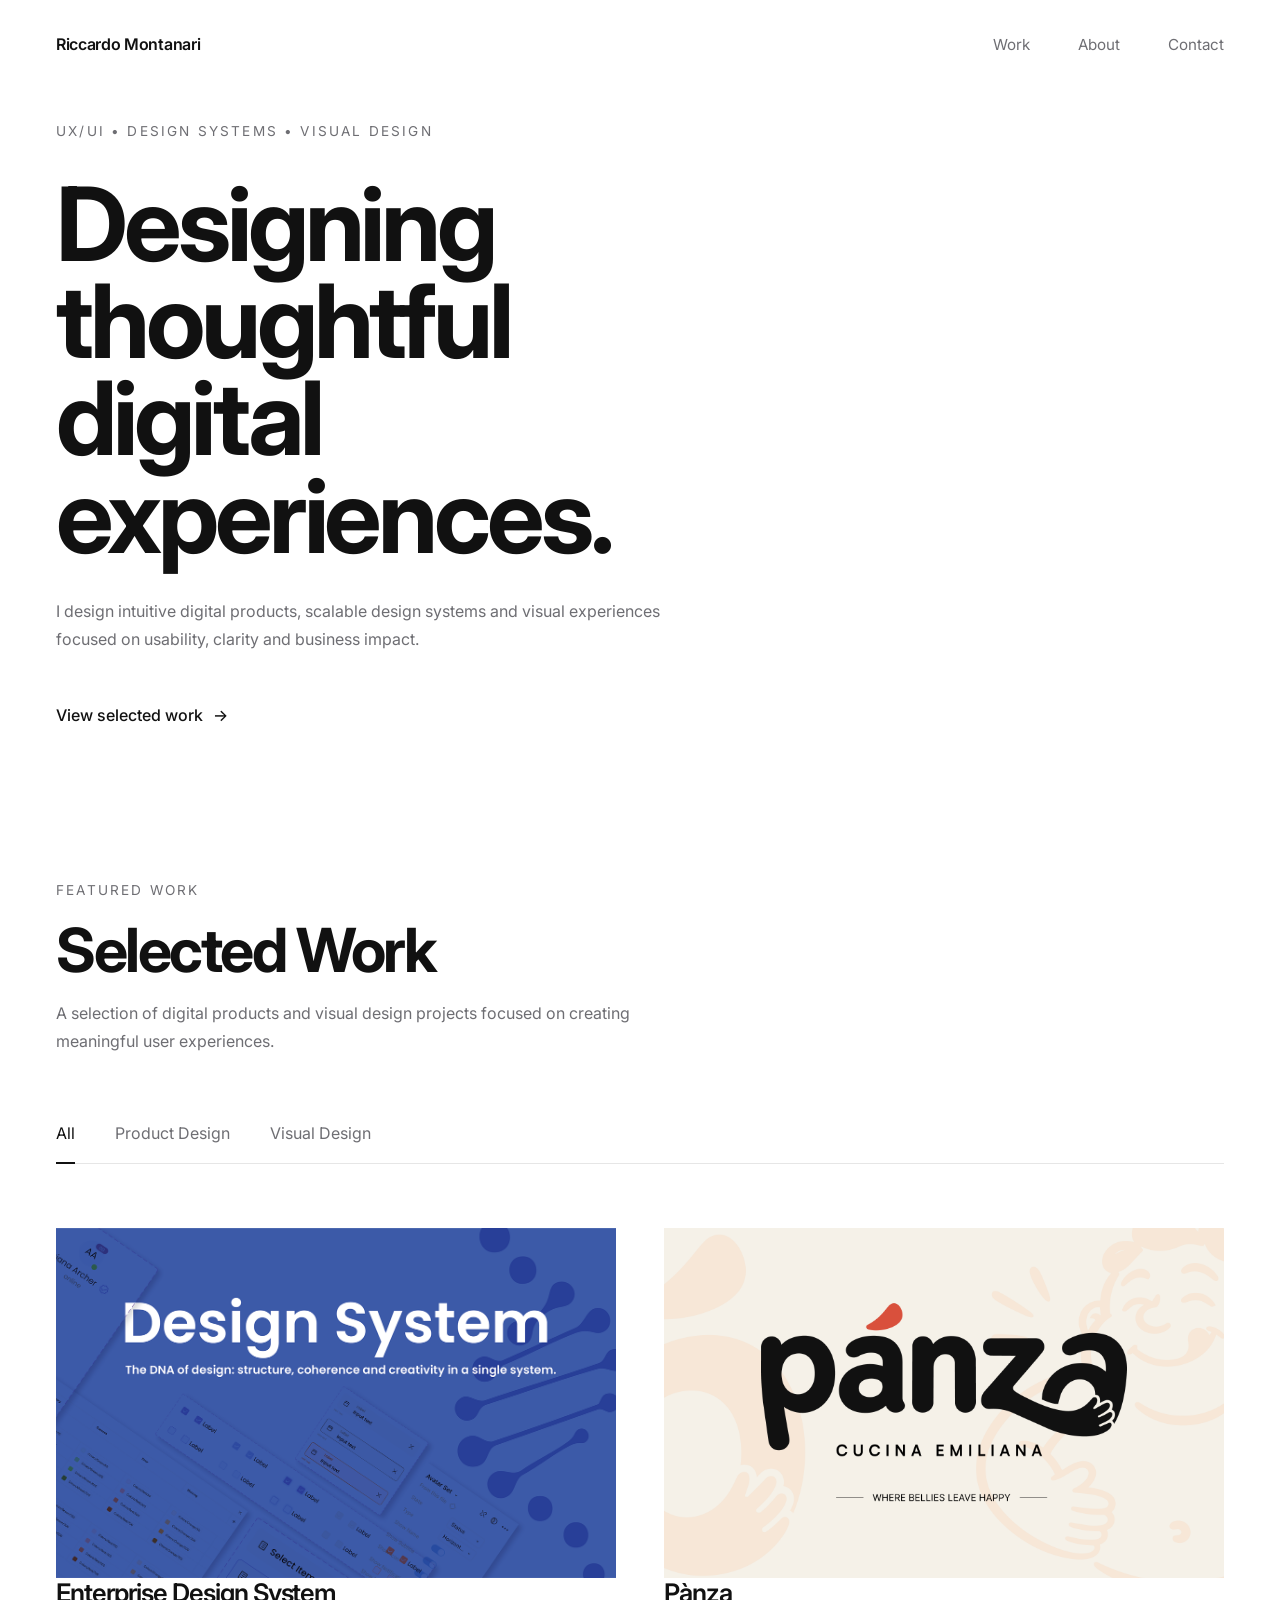
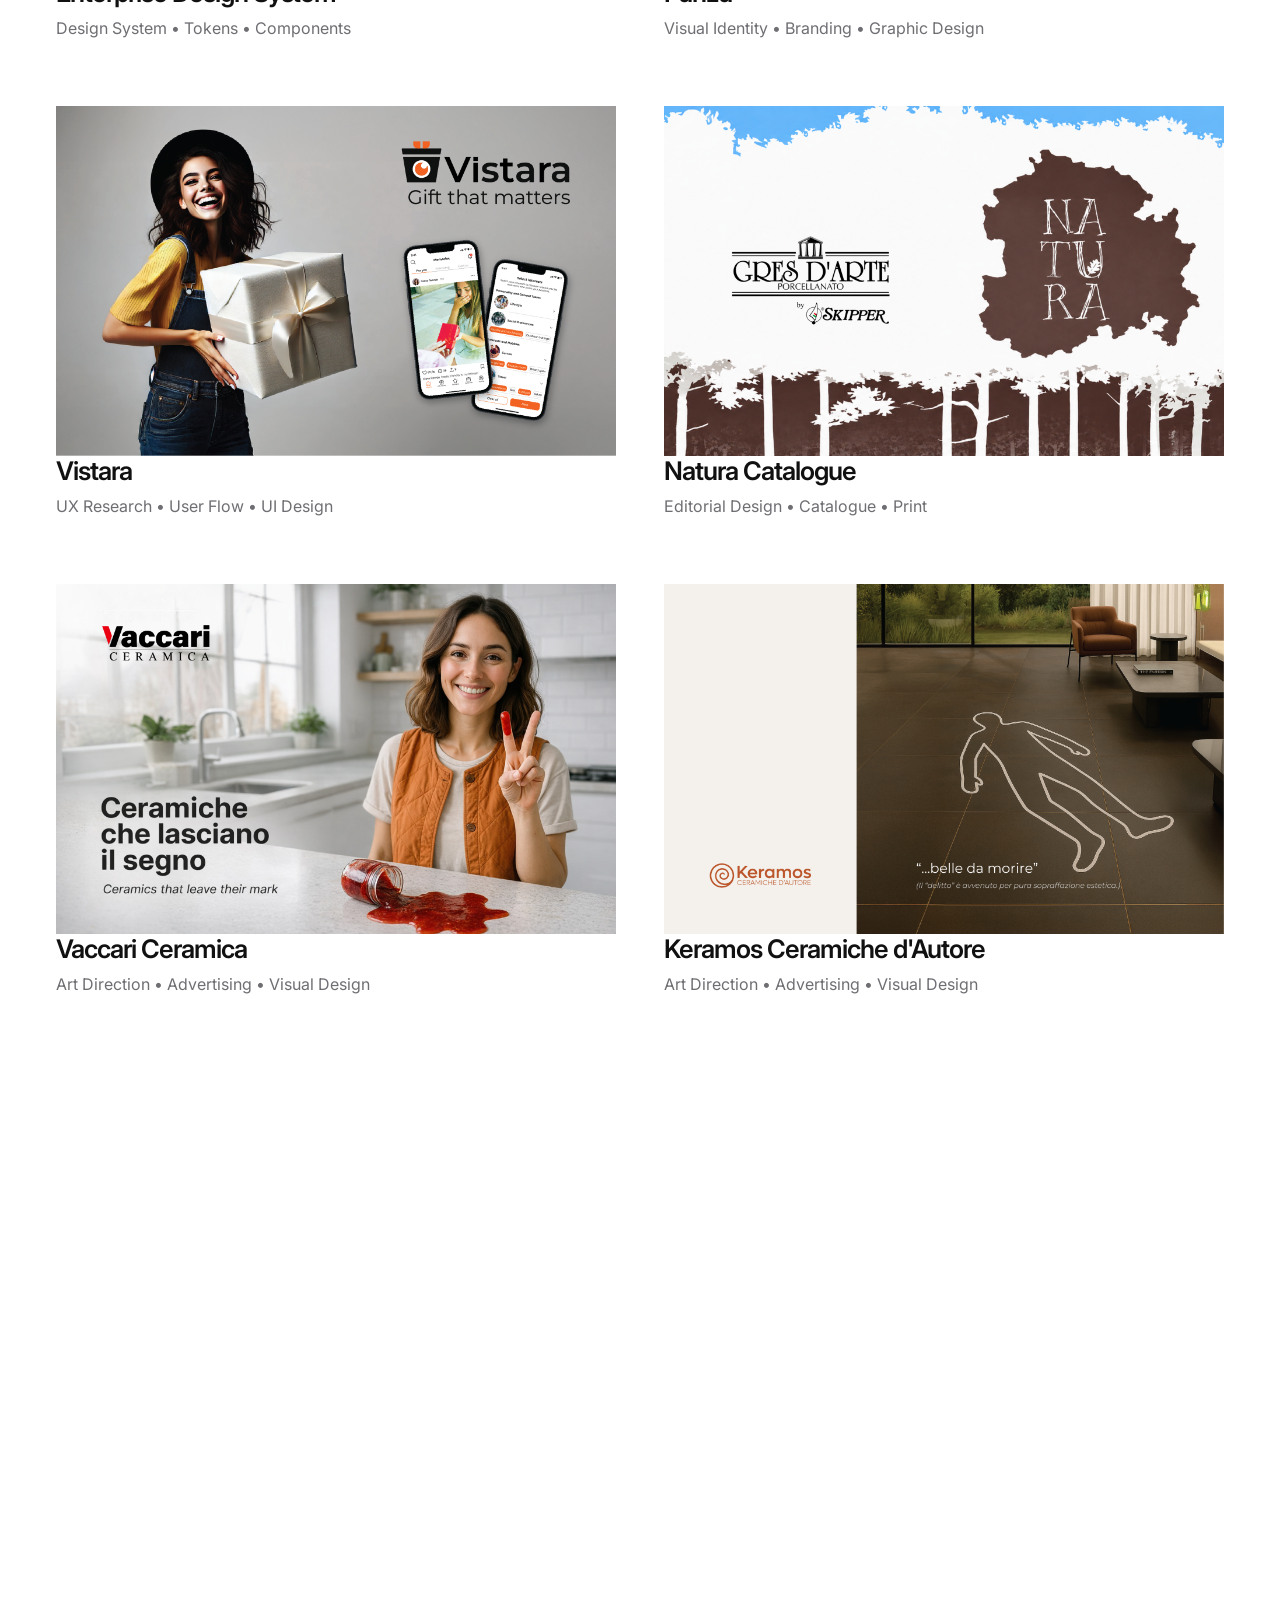
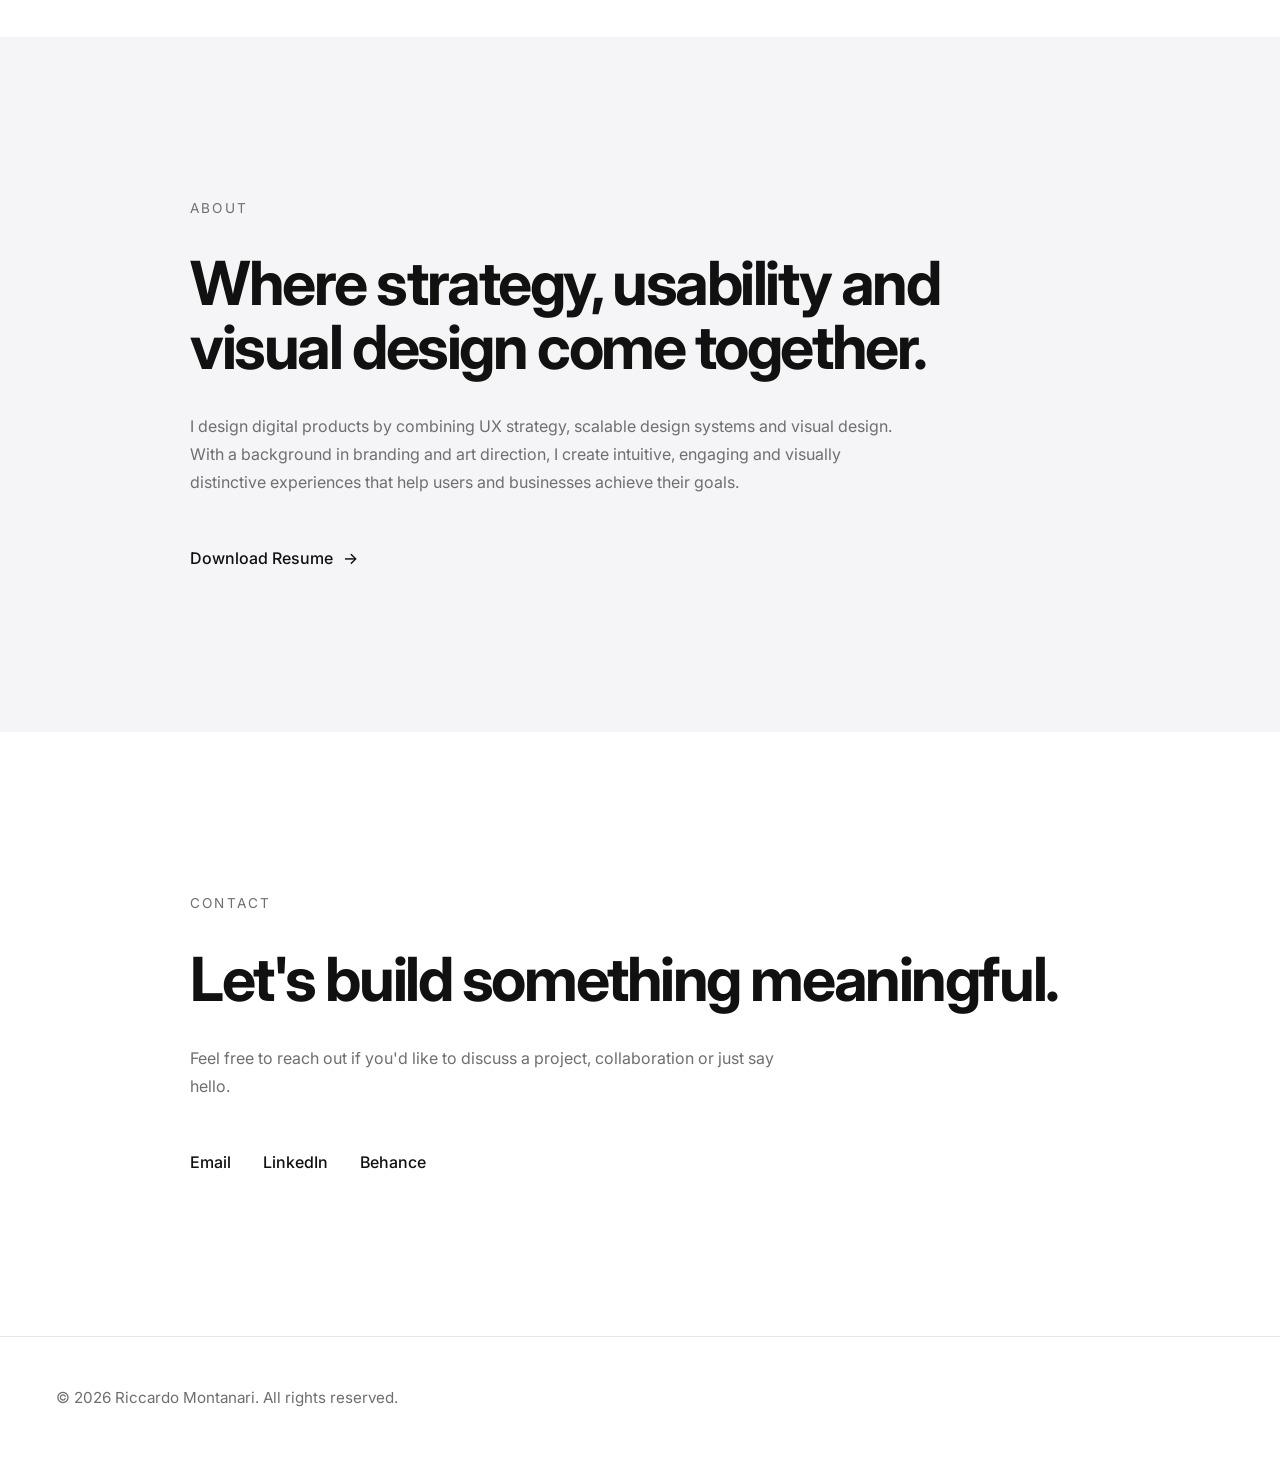
<file: index.html>
<!doctype html>
<html lang="en">
  <head>
    <!-- Meta -->
    <meta charset="UTF-8" />
    <meta name="viewport" content="width=device-width, initial-scale=1.0" />

    <!-- SEO -->
    <title>Riccardo Montanari | Product Designer</title>

    <meta
      name="description"
      content="Portfolio of Riccardo Montanari, Product Designer specialized in UX/UI Design, Design Systems and Visual Design."
    />

    <!-- Font -->

    <link rel="preconnect" href="https://fonts.googleapis.com" />

    <link rel="preconnect" href="https://fonts.gstatic.com" crossorigin />

    <link
      href="https://fonts.googleapis.com/css2?family=Inter:wght@300;400;500;600;700&display=swap"
      rel="stylesheet"
    />

    <!-- CSS -->

    <link rel="stylesheet" href="css/style.css" />
  </head>

  <body>
    <!-- =====================================================
         HEADER
    ====================================================== -->

    <div id="header"></div>

    <!-- =====================================================
         MAIN
    ====================================================== -->

    <main>
      <!-- =====================================================
             HERO
        ====================================================== -->

      <section id="hero">
        <div class="container">
          <div class="hero-content">
            <span class="eyebrow">
              UX/UI • Design Systems • Visual Design
            </span>

            <h1>Designing thoughtful digital experiences.</h1>

            <p class="hero-text">
              I design intuitive digital products, scalable design systems and
              visual experiences focused on usability, clarity and business
              impact.
            </p>

            <a href="#work" class="hero-link"> View selected work </a>
          </div>
        </div>
      </section>

      <!-- =====================================================
             WORK
        ====================================================== -->

      <section id="work">
        <div class="container">
          <div class="section-heading">
            <span class="eyebrow"> Featured Work </span>

            <h2>Selected Work</h2>

            <p>
              A selection of digital products and visual design projects focused
              on creating meaningful user experiences.
            </p>
          </div>

          <!-- FILTER -->

          <nav class="work-filter">
            <button class="active" data-filter="all">All</button>

            <button data-filter="product">Product Design</button>

            <button data-filter="visual">Visual Design</button>
          </nav>

          <!-- GRID -->

          <div class="projects-grid">

            <article class="project-card product">

    <a href="work/design-system.html">

        <div class="project-image">

            <img
                src="assets/images/design-system/cover.png"
                alt="Enterprise Design System">

        </div>

        <h3>
            Enterprise Design System
        </h3>

        <p>
            Design System • Tokens • Components
        </p>

    </a>

</article>

            <article class="project-card visual">

    <a href="work/panza.html">

        <div class="project-image">

            <img
                src="assets/images/panza/1.png"
                alt="Pànza Brand Identity">

        </div>

        <h3>
            Pànza
        </h3>

        <p>
            Visual Identity • Branding • Graphic Design
        </p>

    </a>

</article>
<article class="project-card product">

    <a href="work/vistara.html">

        <div class="project-image">

            <img
                src="assets/images/vistara/cover.png"
                alt="Vistara UX Case Study">

        </div>

        <h3>
            Vistara
        </h3>

        <p>
            UX Research • User Flow • UI Design
        </p>

    </a>

</article>
<article class="project-card visual">

<a href="work/natura-catalogue.html">

<div class="project-image">

<img
src="assets/images/natura-catalogue/4-cover.png"
alt="Natura Catalogue">

</div>

<h3>
Natura Catalogue
</h3>

<p>
Editorial Design • Catalogue • Print
</p>

</a>

</article>
<article class="project-card visual">

    <a href="work/vaccari.html">

        <div class="project-image">
            <img
                src="assets/images/vaccari/cover.png"
                alt="Vaccari Ceramica">
        </div>

        <h3>Vaccari Ceramica</h3>

        <p>
            Art Direction • Advertising • Visual Design
        </p>

    </a>

</article>
<article class="project-card visual">

    <a href="work/keramos.html">

        <div class="project-image">

            <img
                src="assets/images/keramos/cover.png"
                alt="Keramos Ceramiche d'Autore">

        </div>

        <h3>Keramos Ceramiche d'Autore</h3>

        <p>
            Art Direction • Advertising • Visual Design
        </p>

    </a>

</article>
<article class="project-card product">
  <a href="work/la-marmiteria.html">
    <div class="project-image">
      <img
        src="assets/images/la-marmiteria/cover.png"
        alt="La Marmiteria UX/UI Case Study"
        loading="lazy"
      />
    </div>

    <h3>La Marmiteria</h3>

    <p>UX Research • UI Design • Mobile App</p>
  </a>
</article>

</div> <!-- projects-grid -->

</div> <!-- container -->

</section> <!-- work -->

<!-- =====================================================
     ABOUT
====================================================== -->

<section id="about">
        <div class="container">
          <span class="eyebrow"> About </span>

          <h2>Where strategy, usability and visual design come together.</h2>

          <p>
            I design digital products by combining UX strategy, scalable design systems and visual design. With a background in branding and art direction, I create intuitive, engaging and visually distinctive experiences that help users and businesses achieve their goals.
          </p>
          <a
    href="assets/resume/Riccardo-Montanari-Resume.pdf"
    class="hero-link resume-link"
    download
>
    Download Resume
</a>
        </div>
      </section>

      <!-- =====================================================
             CONTACT
        ====================================================== -->
<section id="contact">

    <div class="container">

        <span class="eyebrow">
            Contact
        </span>

        <h2>
            Let's build something meaningful.
        </h2>

        <p>
            Feel free to reach out if you'd like to discuss a project,
            collaboration or just say hello.
        </p>

        <div class="contact-links">

            <a href="mailto:montanari.riccardo@gmail.com">
                Email
            </a>

            <a href="https://www.linkedin.com/in/montanari-riccardo/" target="_blank" rel="noopener noreferrer">
                LinkedIn
            </a>

            <a href="https://www.behance.net/montanaririccardo282" target="_blank" rel="noopener noreferrer">
                Behance
            </a>

        </div>

    </div>

</section>

    <!-- =====================================================
         FOOTER
    ====================================================== -->

    <div id="footer"></div>

    <!-- JS -->

<script src="js/components.js"></script>
<script src="js/script.js"></script>

</body>
</html>
</file>
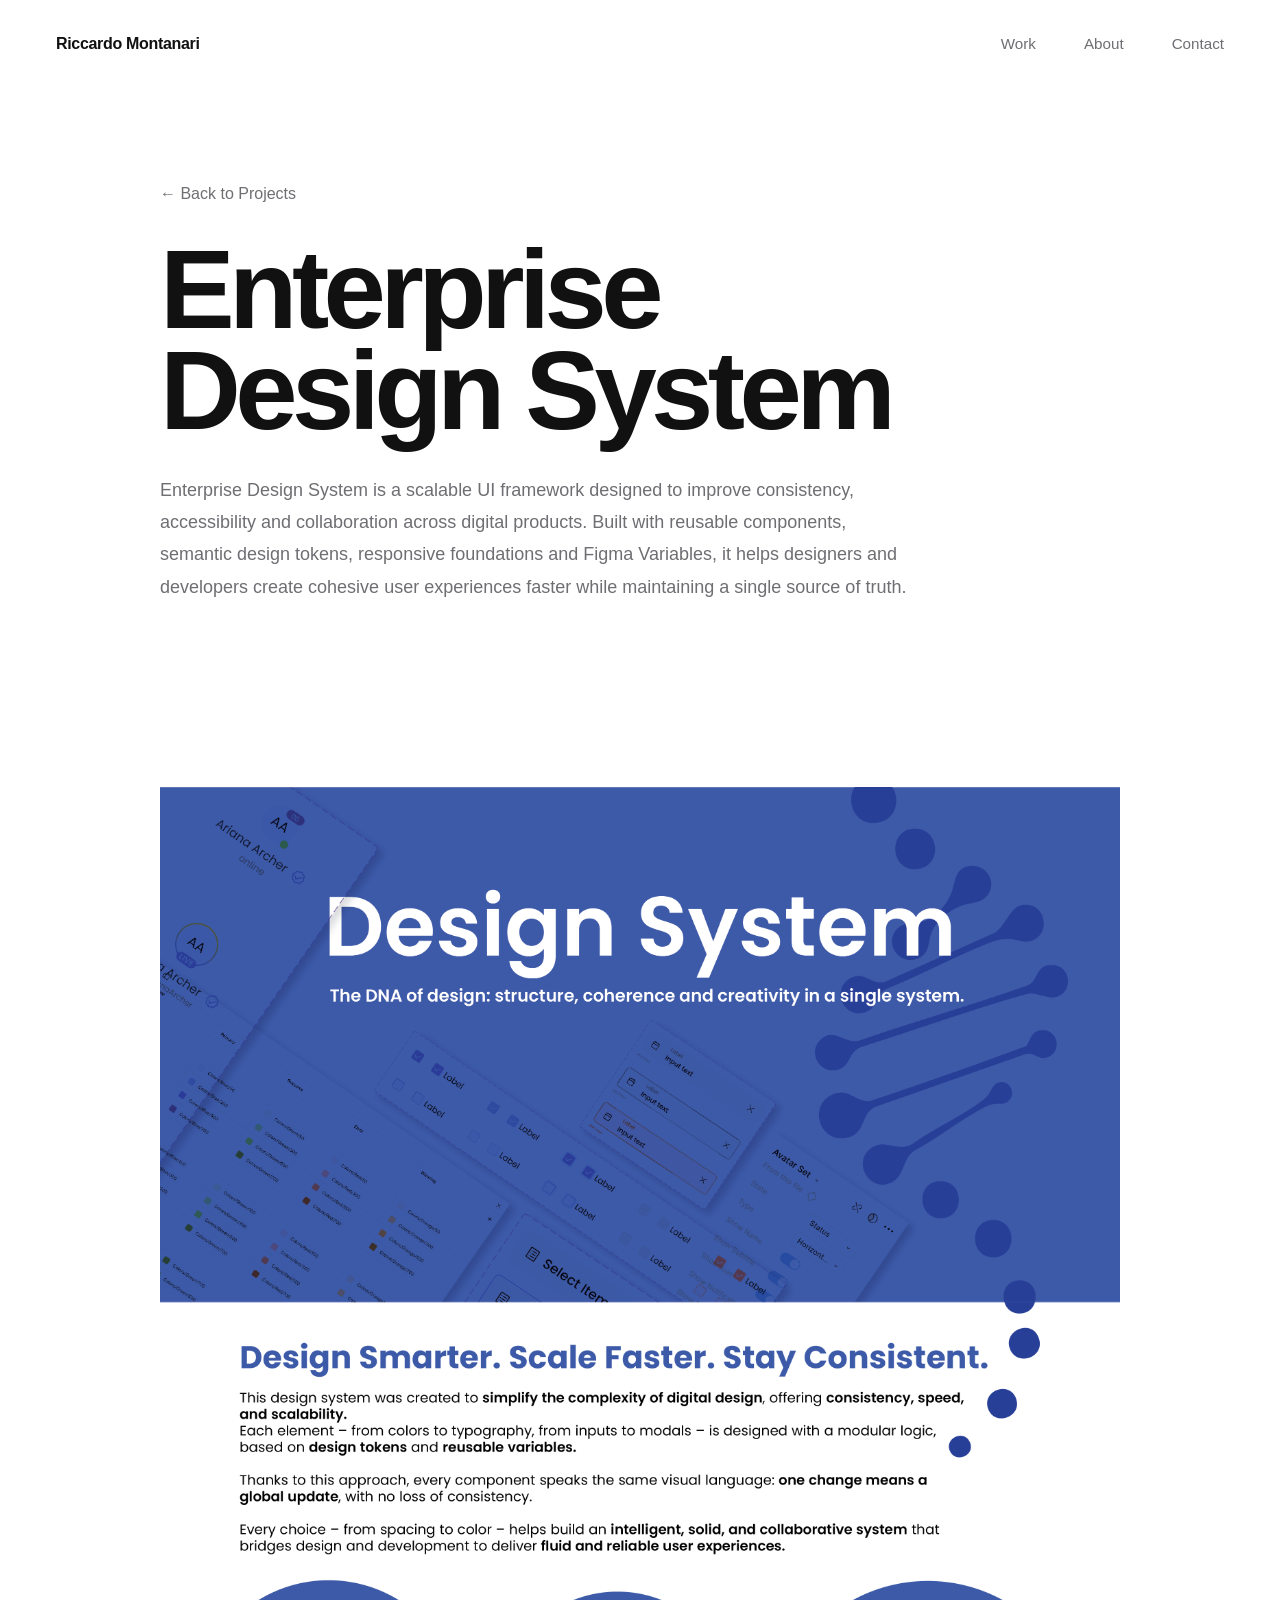
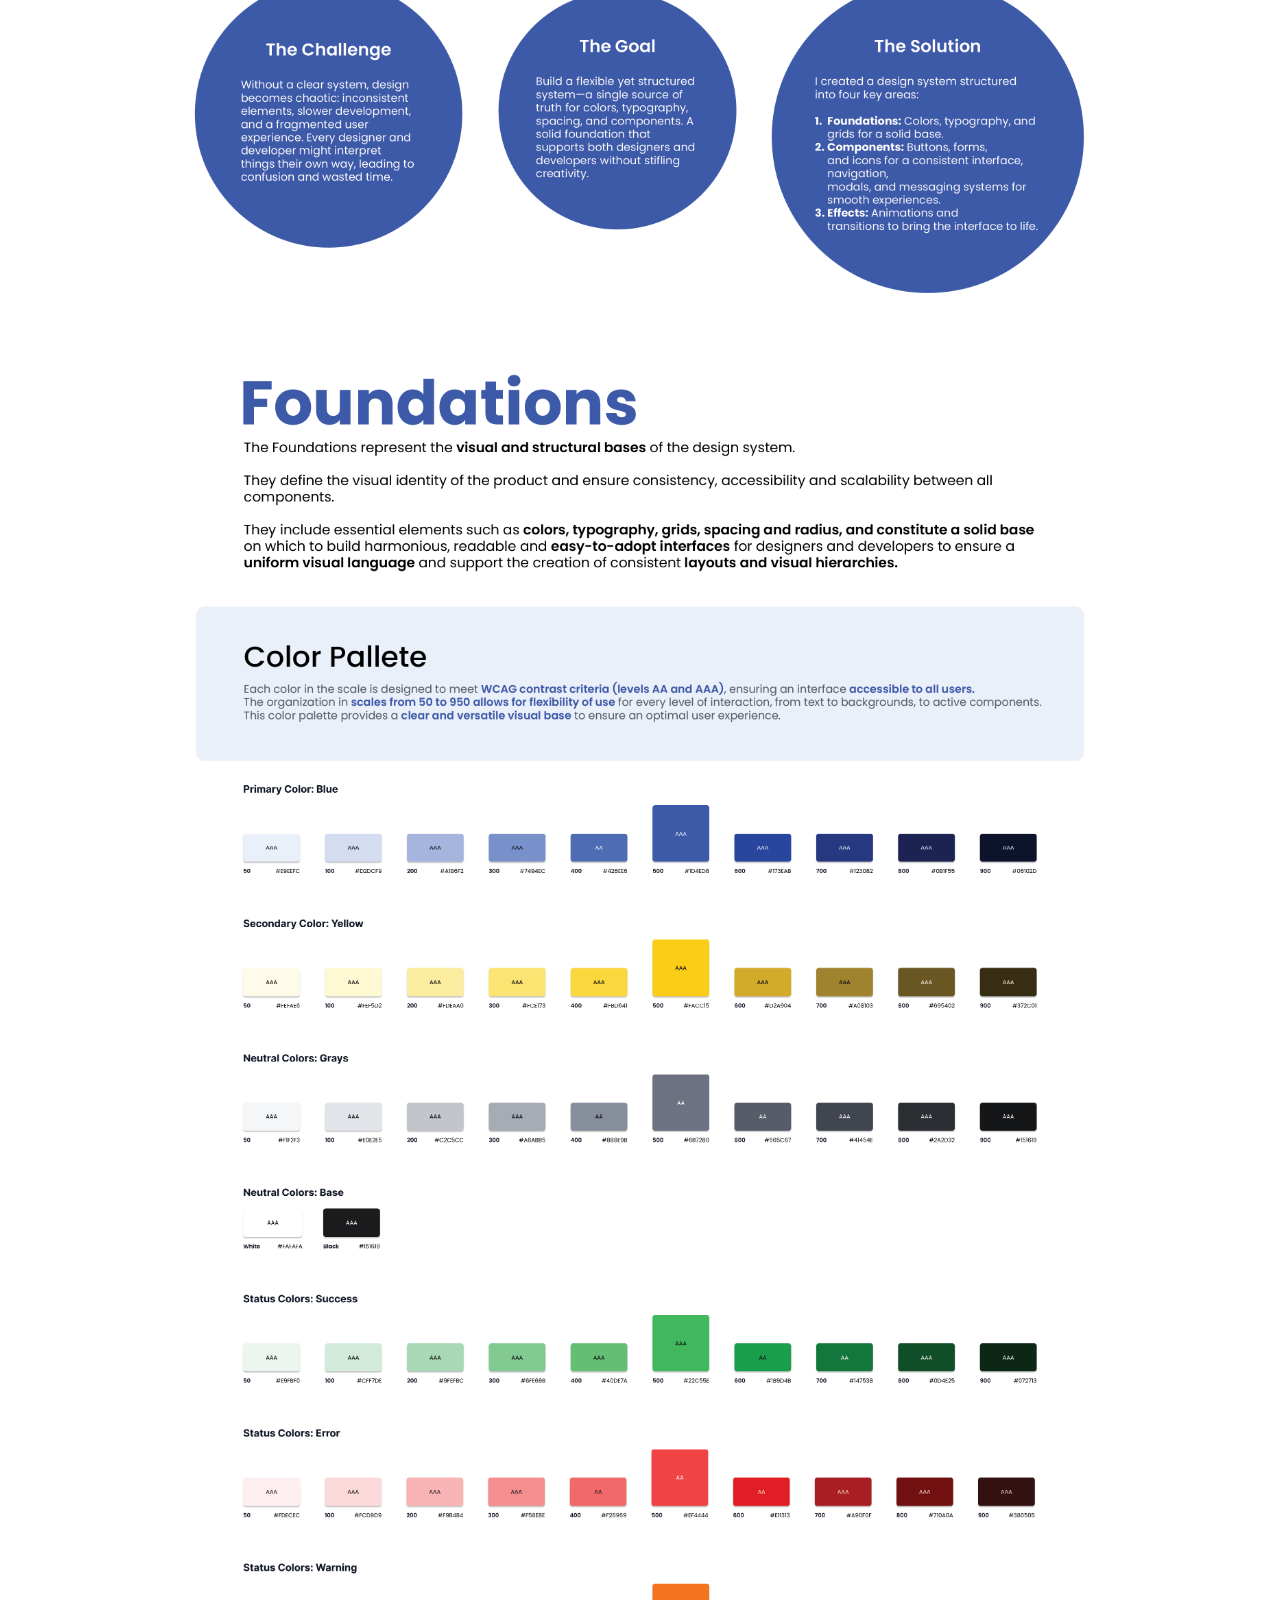
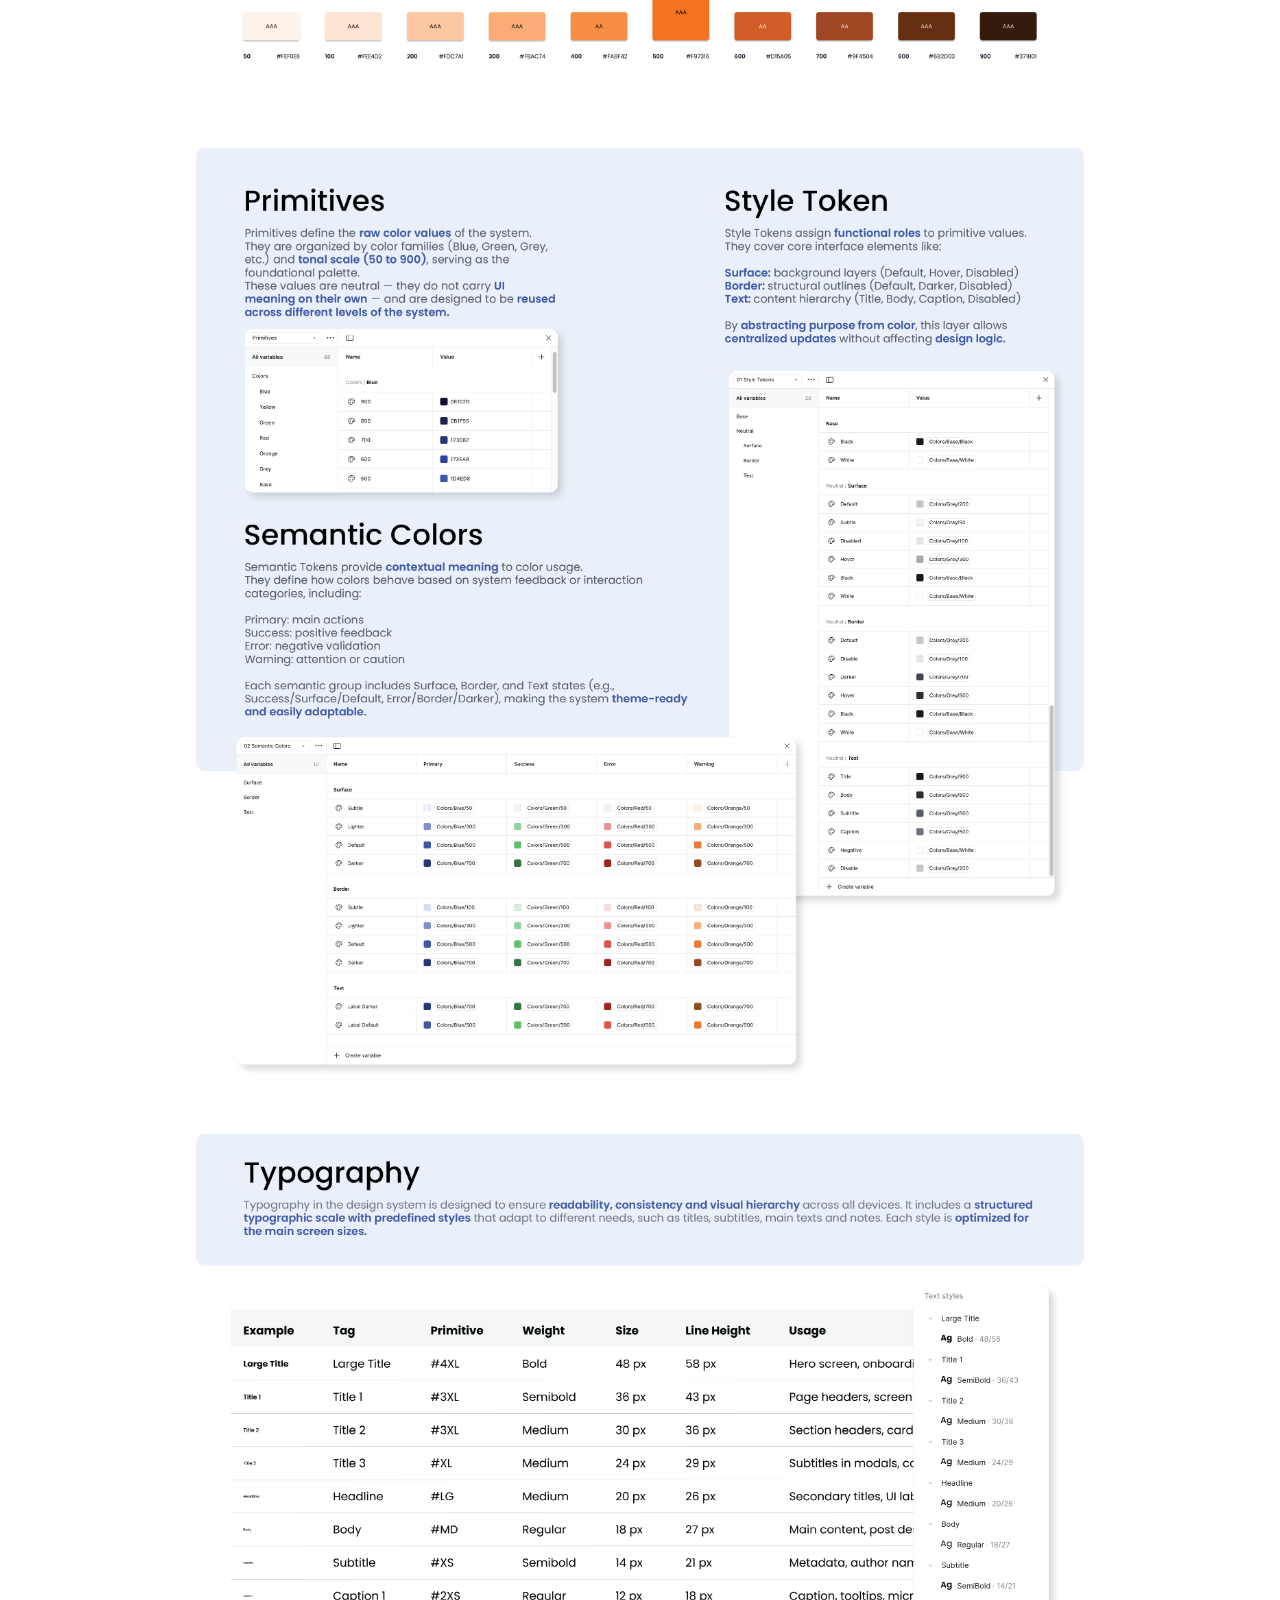
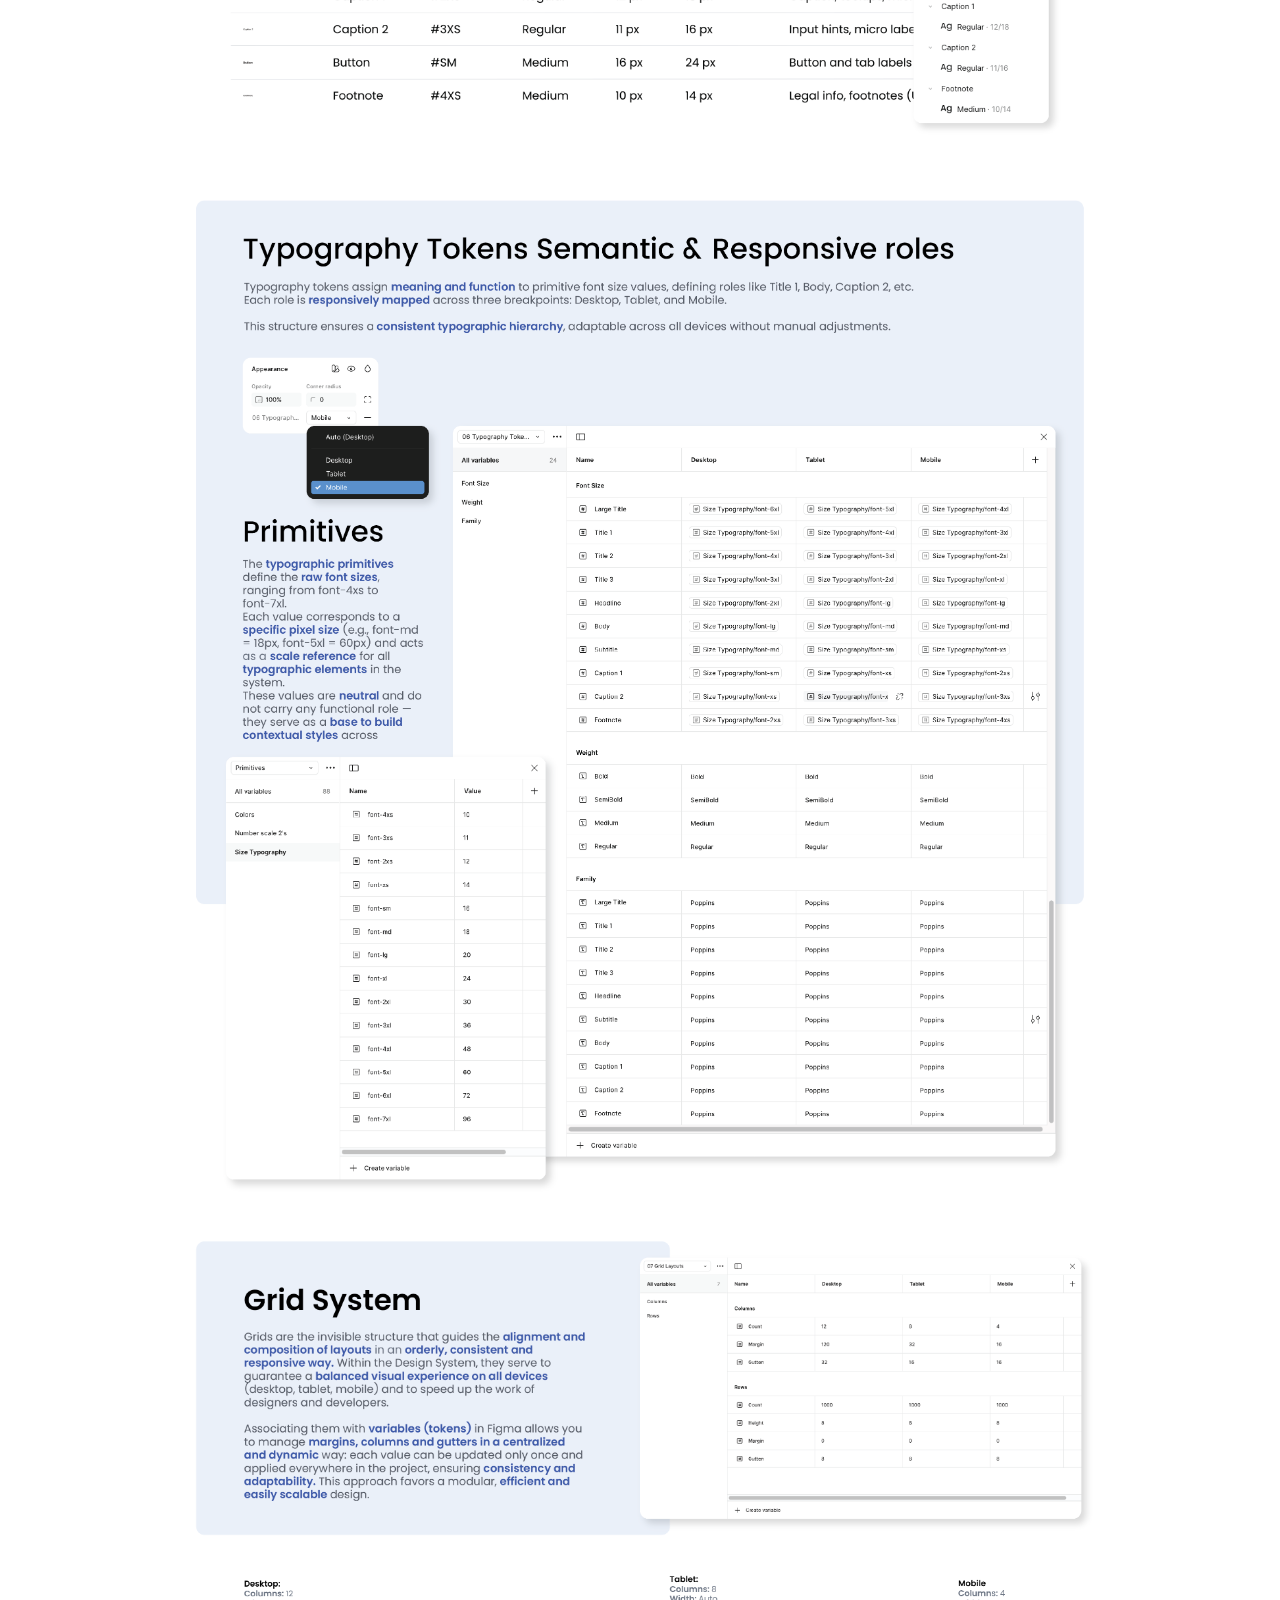
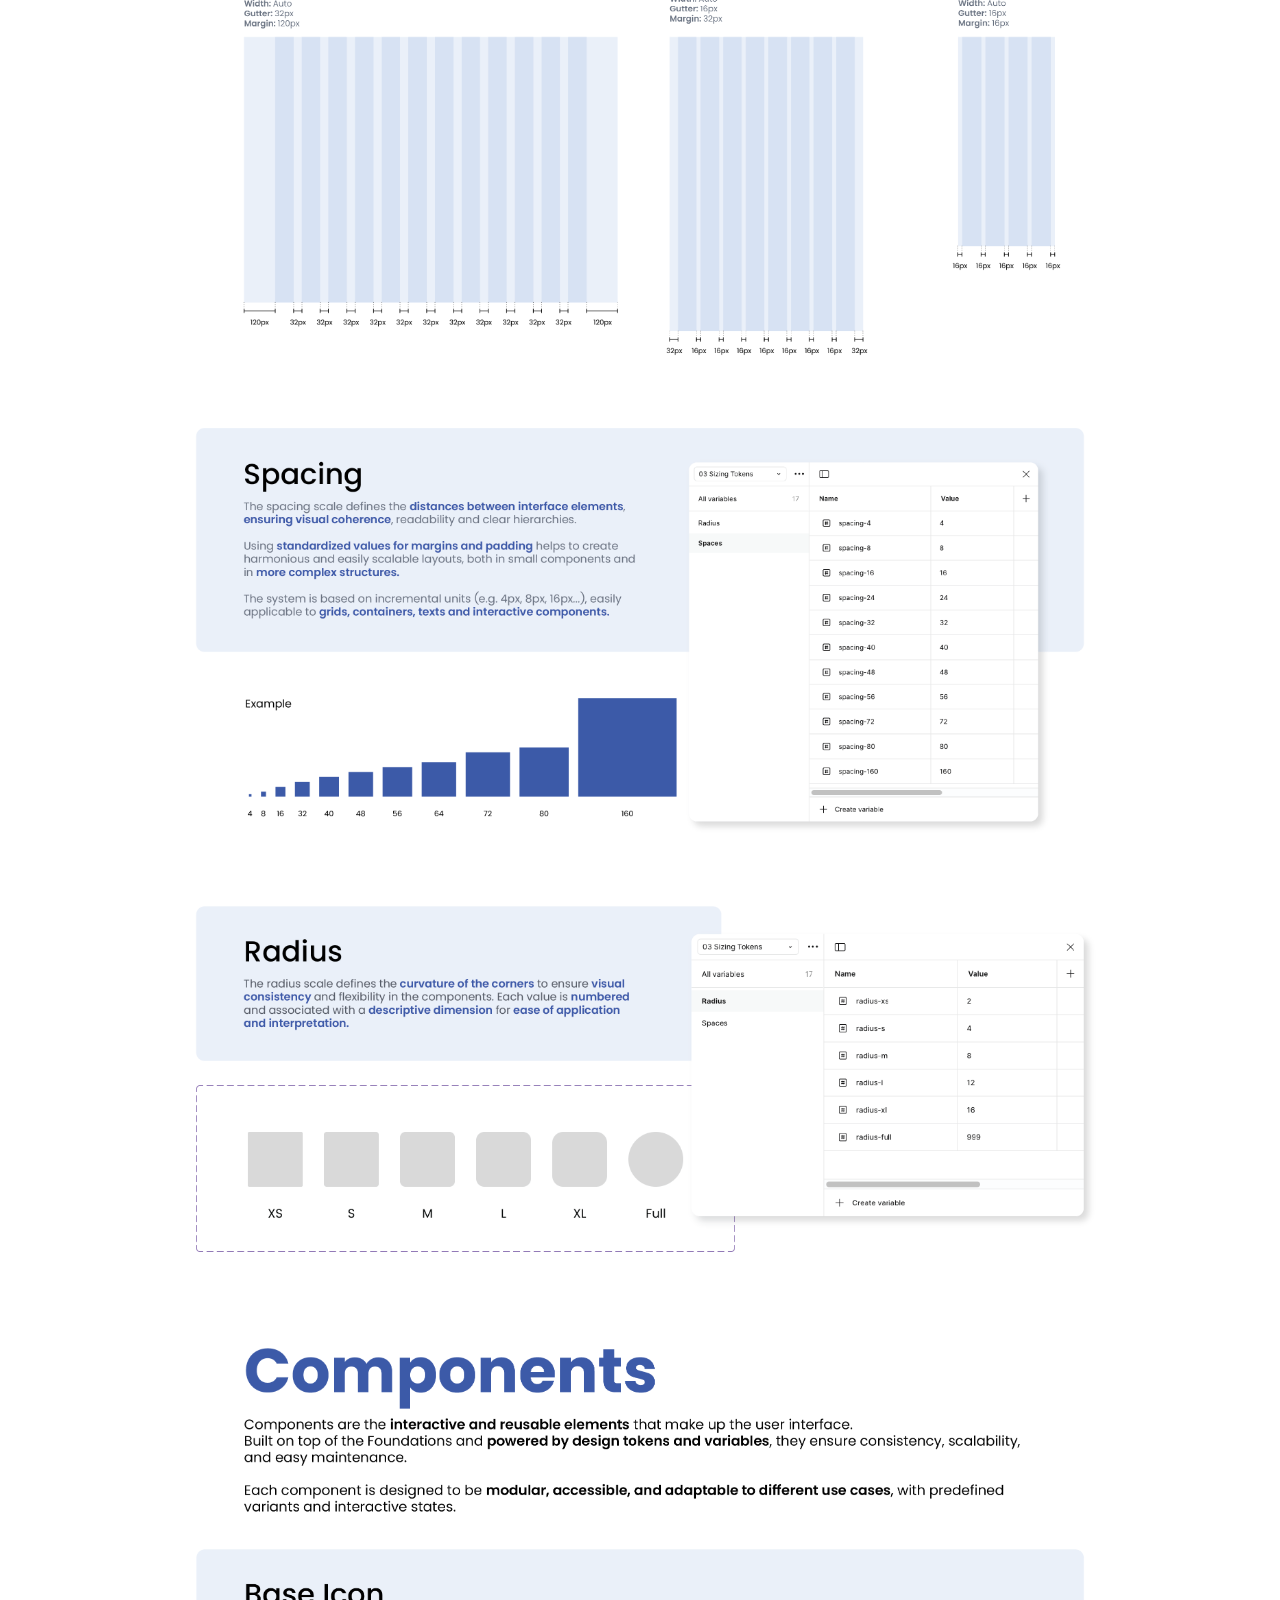
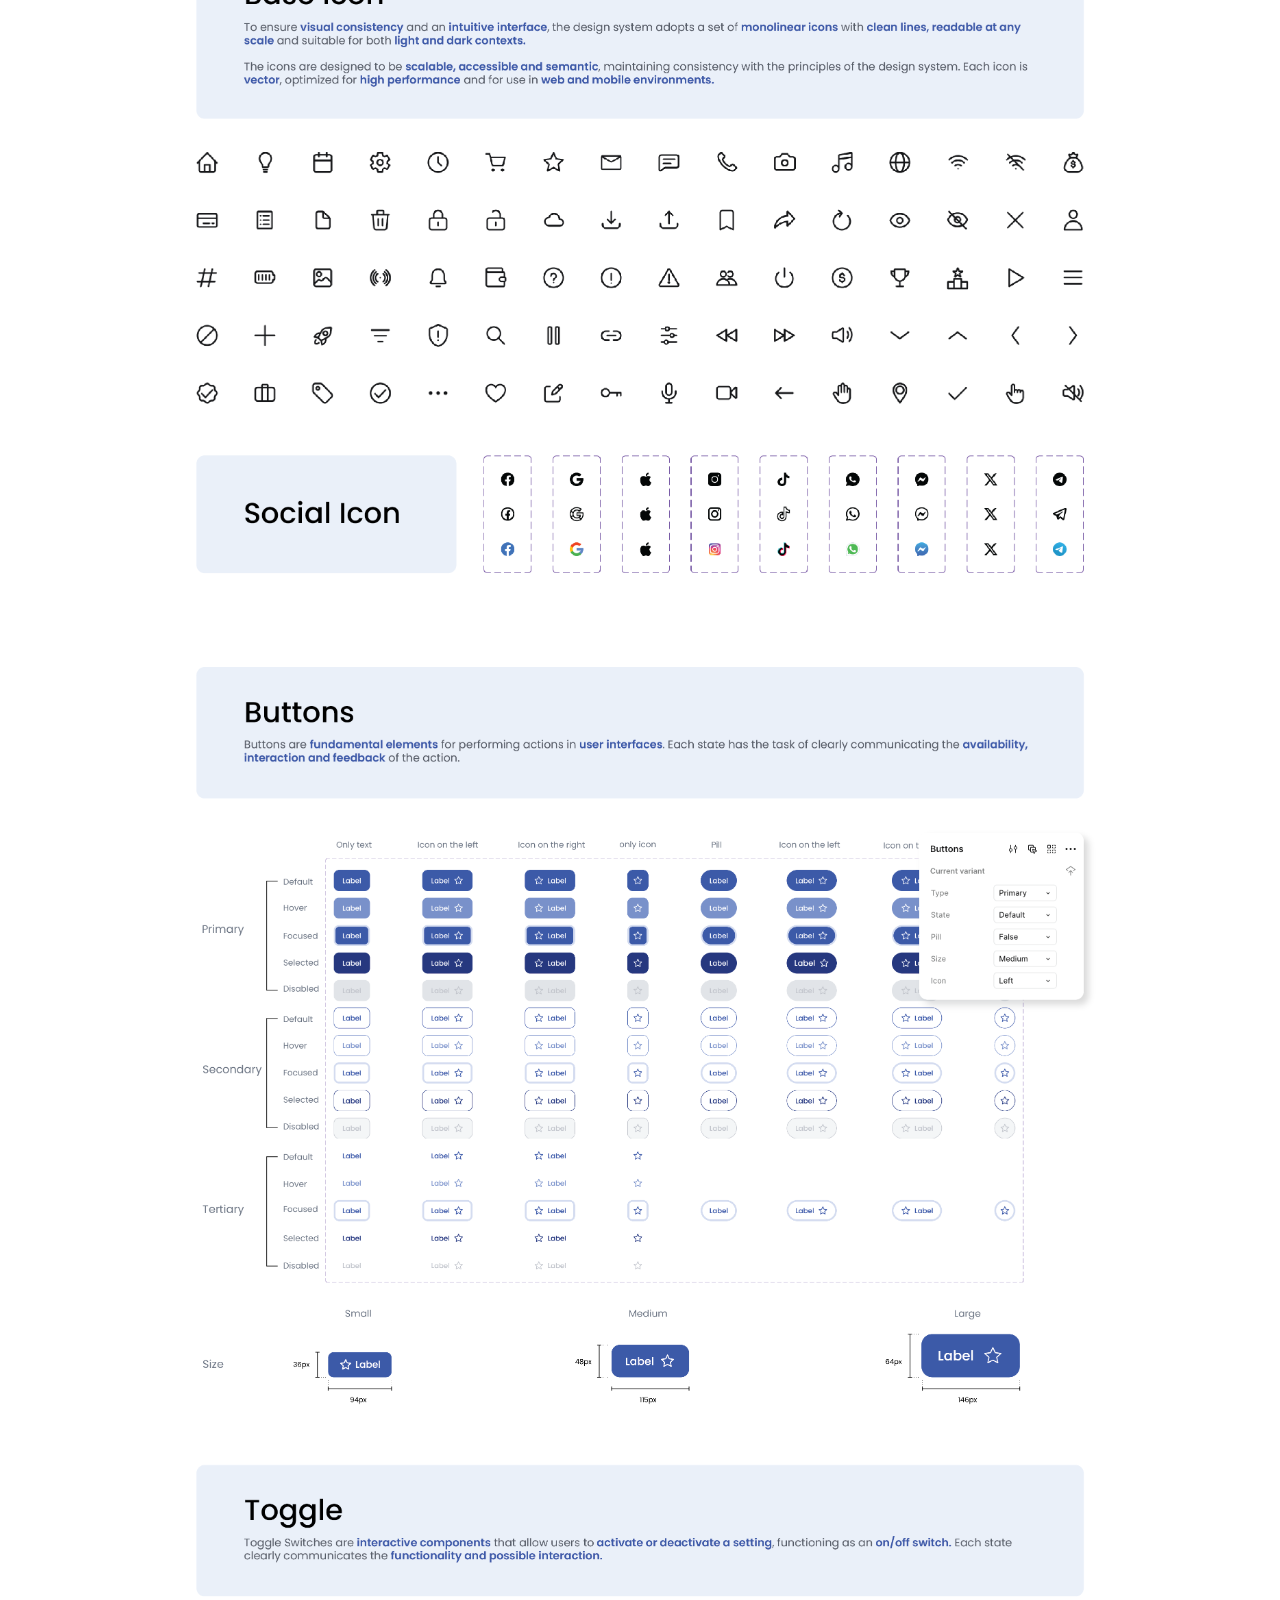
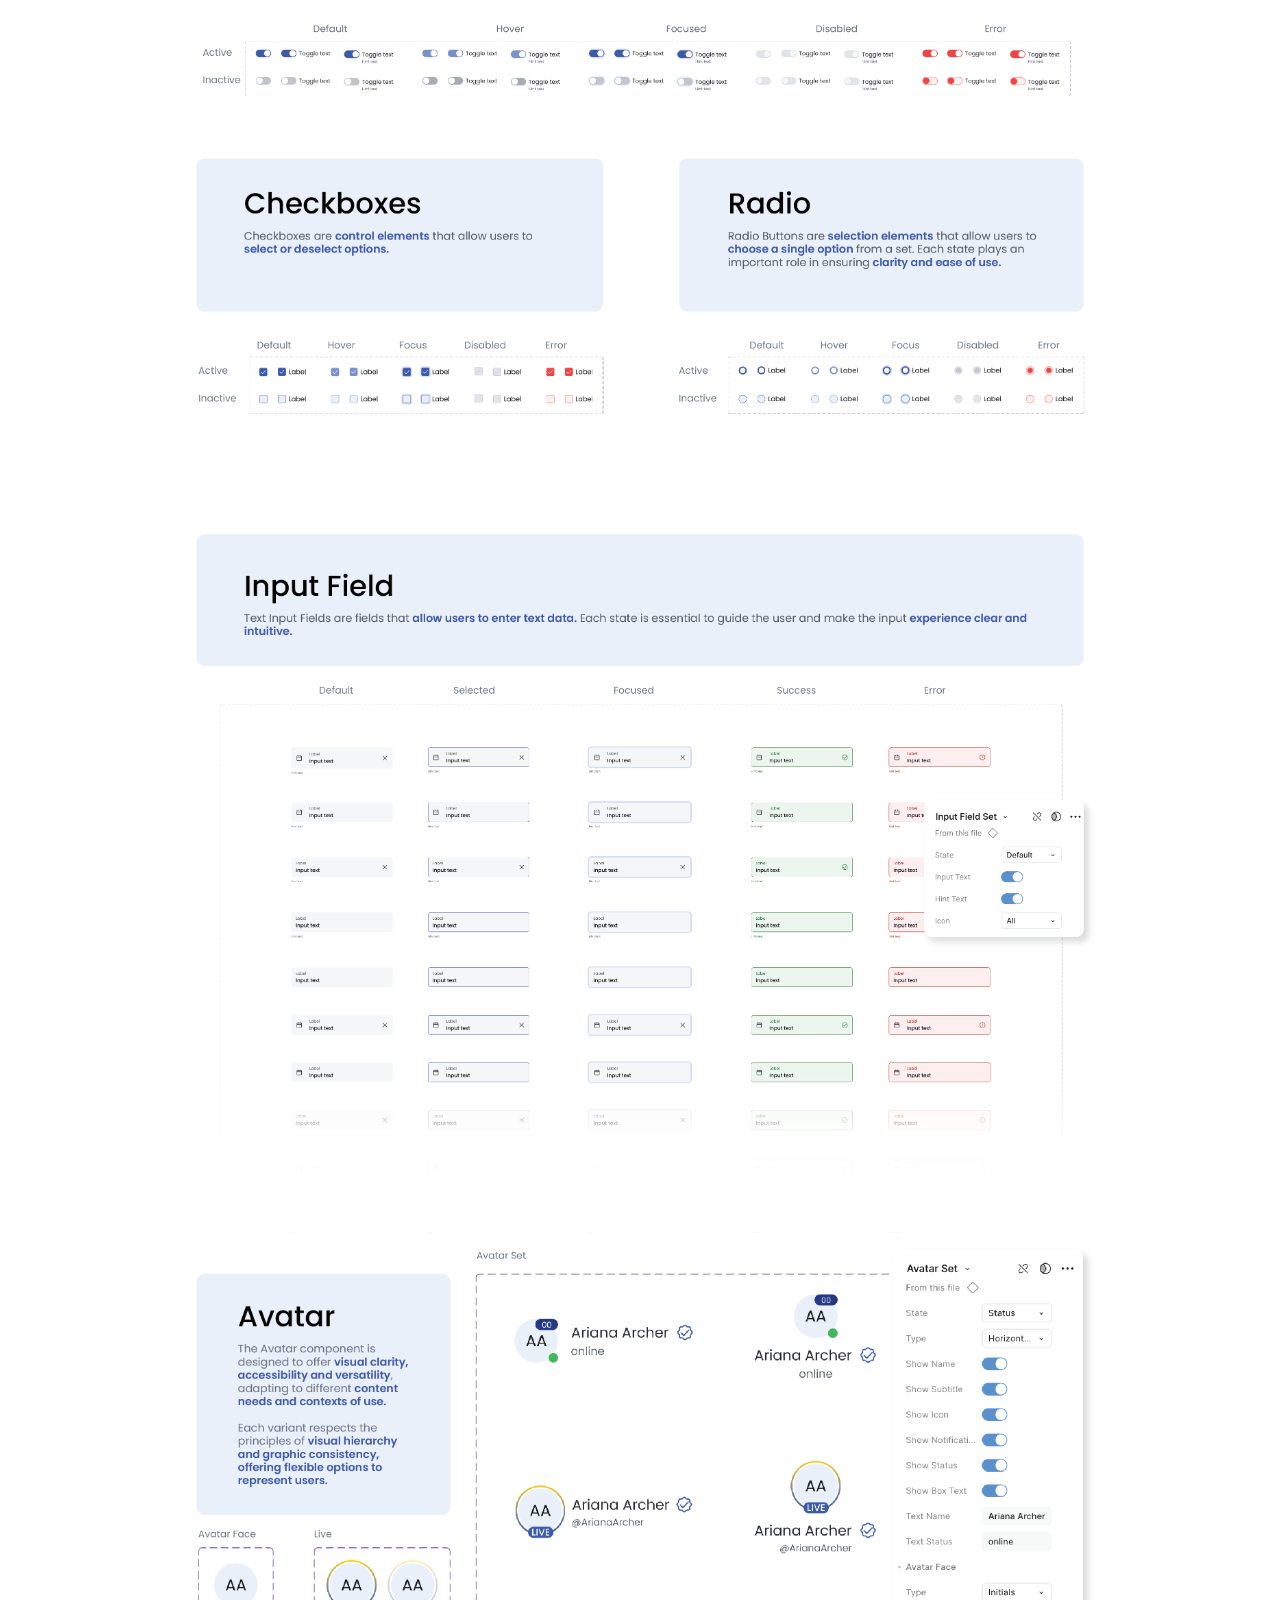
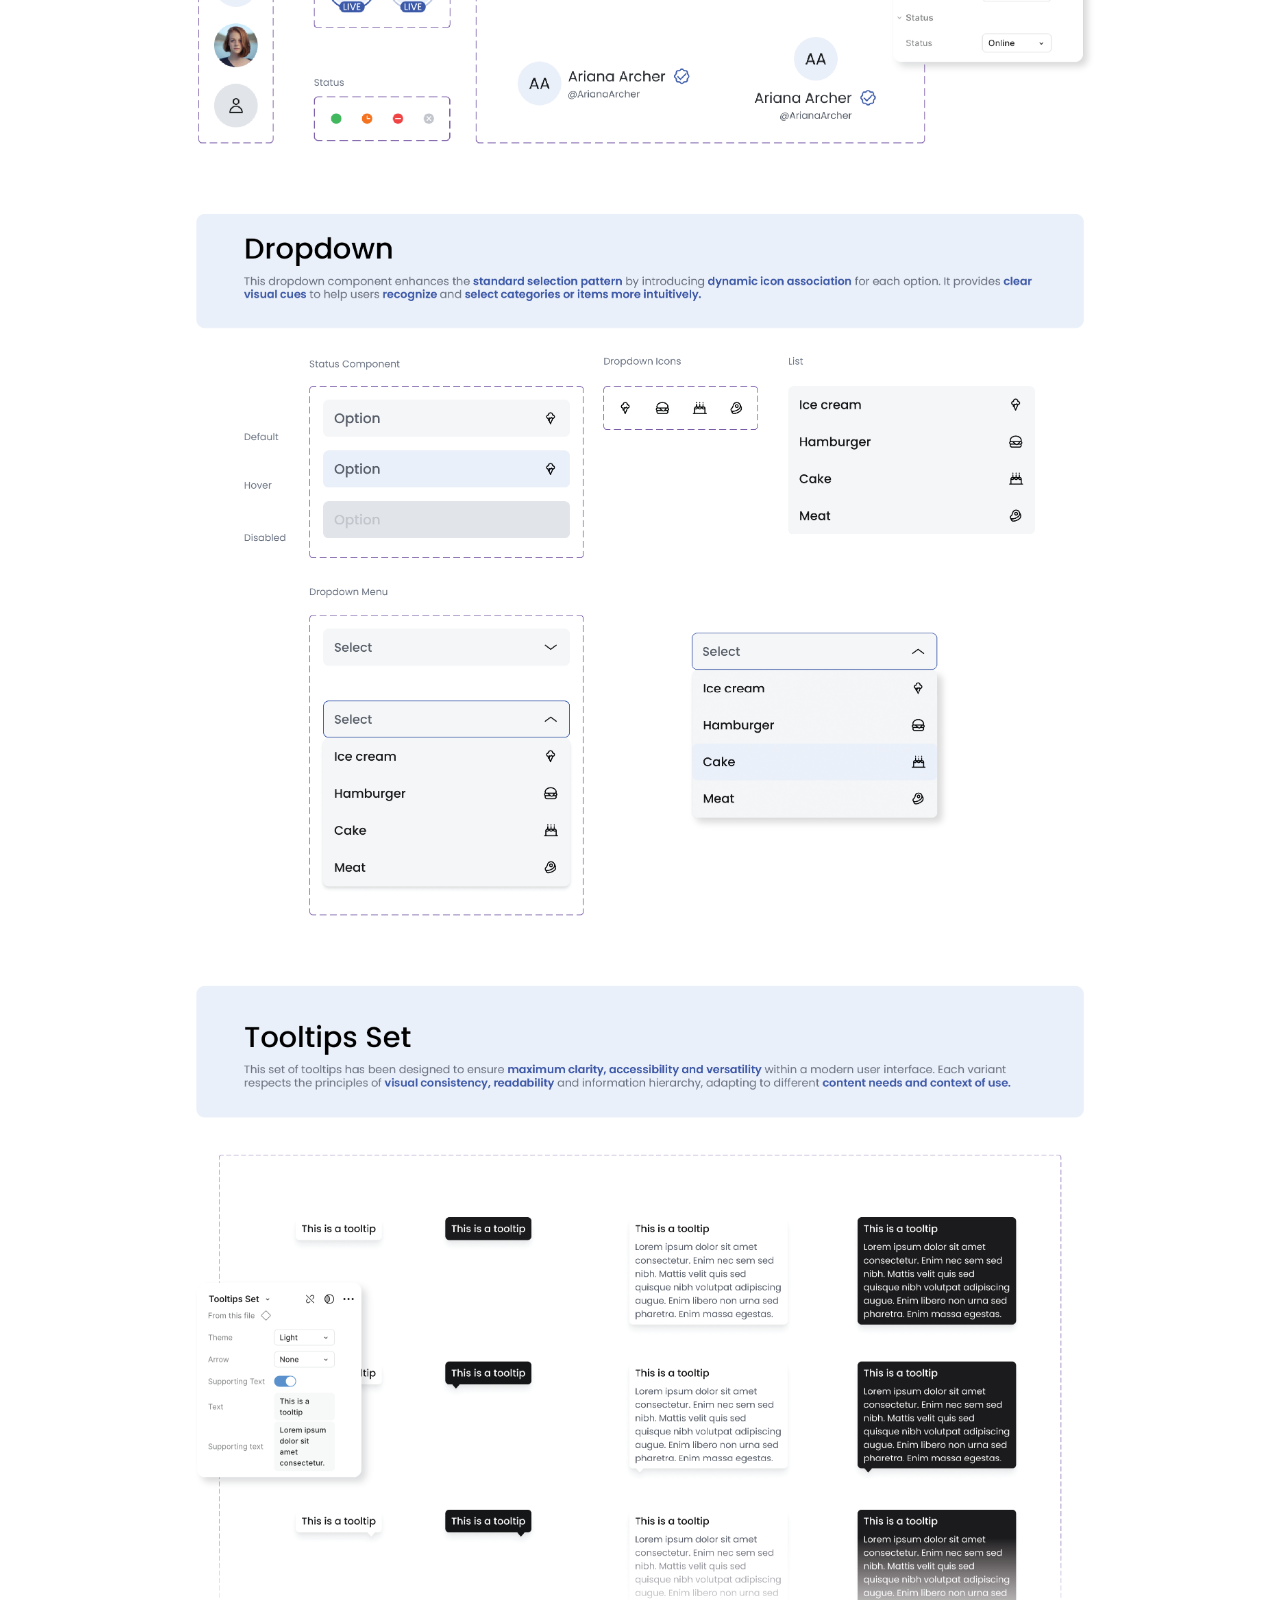
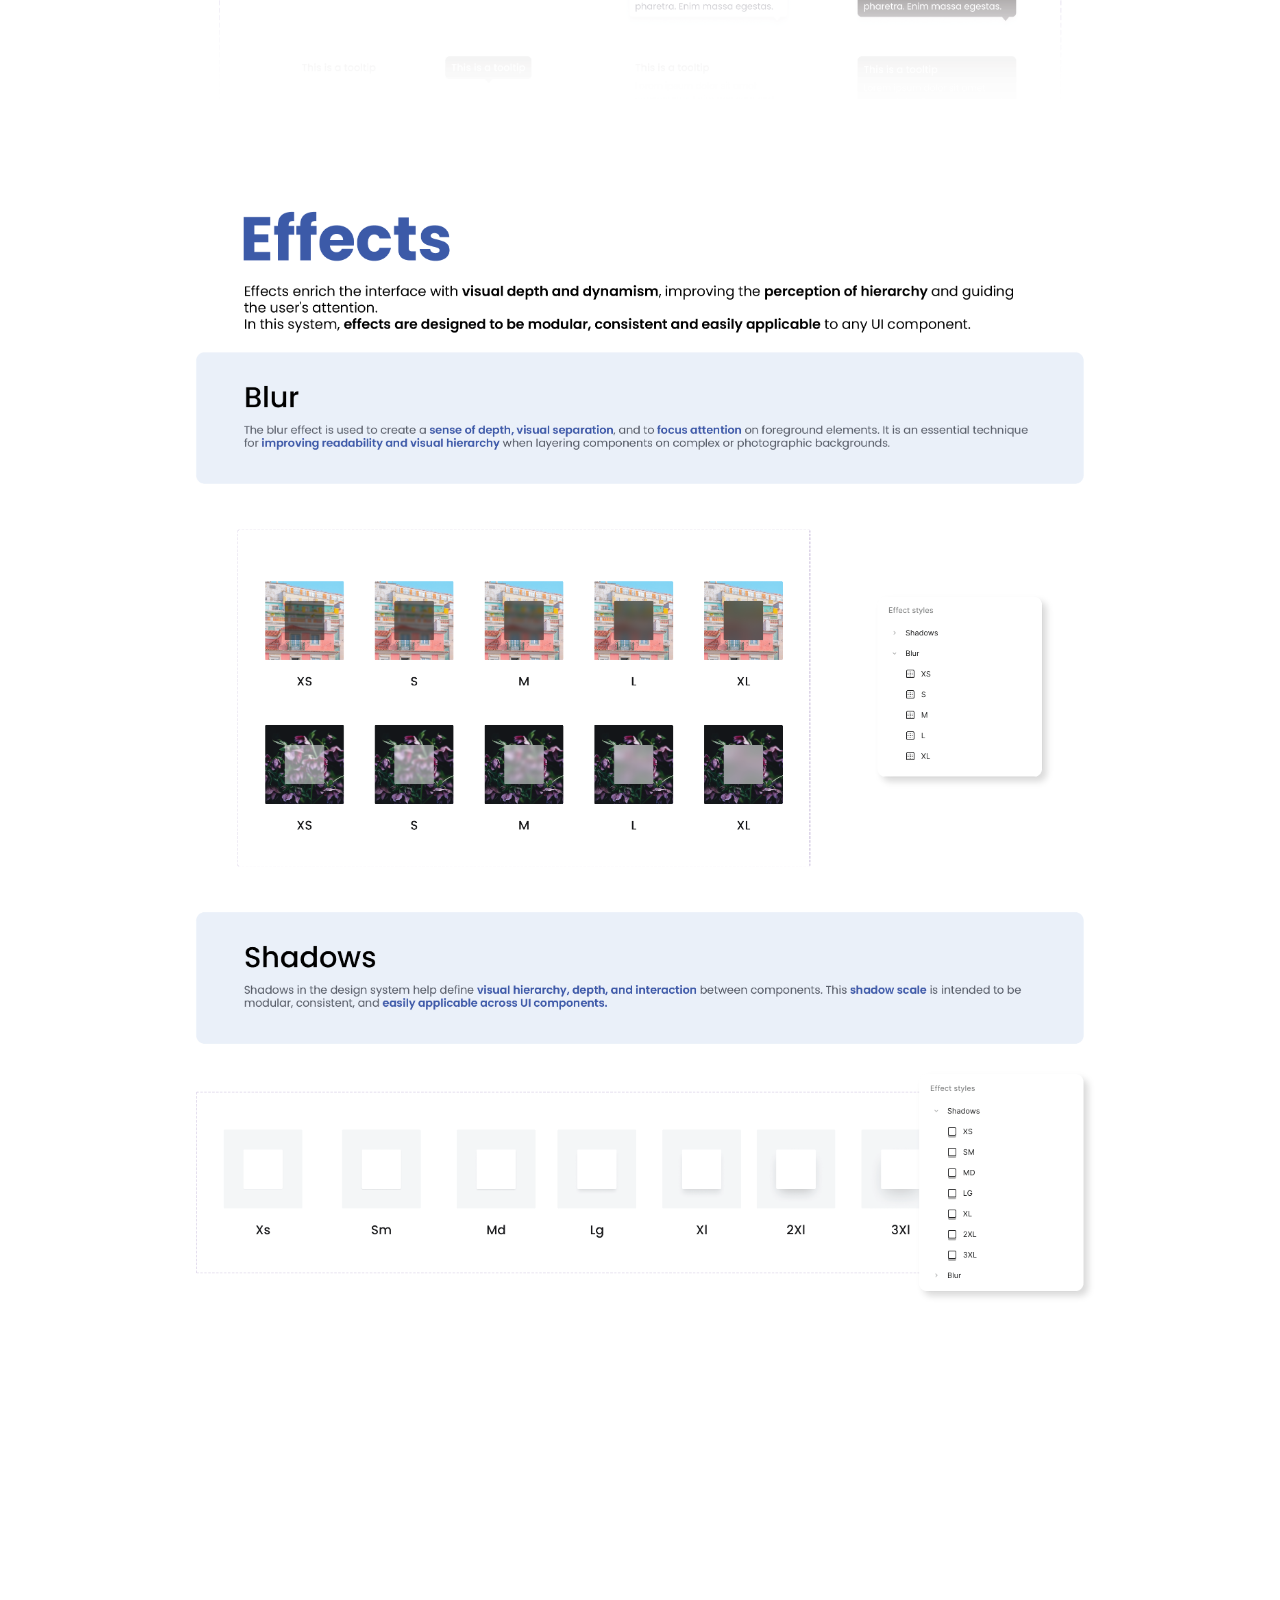
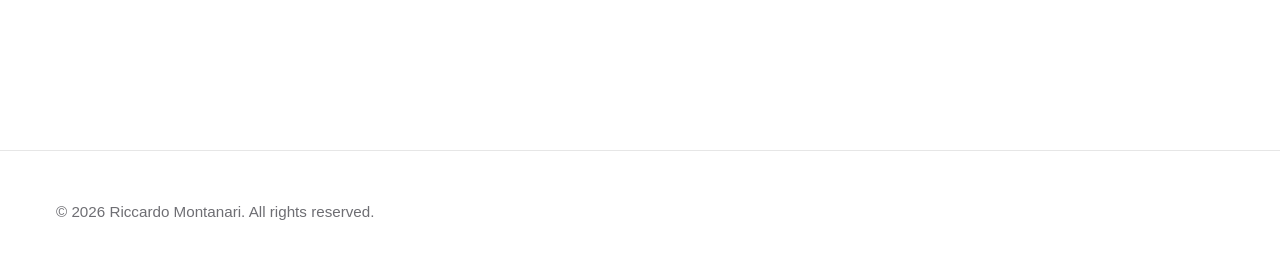
<file: work/design-system.html>
<!doctype html>
<html lang="en">
  <head>
    <meta charset="UTF-8" />
    <meta name="viewport" content="width=device-width, initial-scale=1.0" />

    <title>Enterprise Design System | Riccardo Montanari</title>

    <meta
      name="description"
      content="Scalable Enterprise Design System built with design tokens, reusable components, accessibility and responsive foundations."
    />

    <link rel="stylesheet" href="../css/style.css" />
    <link rel="stylesheet" href="../css/project.css" />
  </head>

  <body>
    <div id="header"></div>

    <main>
      <section class="project-hero">
        <div class="container">
          <a href="../index.html#work" class="back-link">
            ← Back to Projects
          </a>

          <h1>
            Enterprise
            <br />
            Design System
          </h1>

          <p class="project-intro">
            Enterprise Design System is a scalable UI framework designed to
            improve consistency, accessibility and collaboration across digital
            products. Built with reusable components, semantic design tokens,
            responsive foundations and Figma Variables, it helps designers and
            developers create cohesive user experiences faster while maintaining
            a single source of truth.
          </p>

          <section class="project-gallery">
            <img
              src="../assets/images/design-system/01-cover.png"
              alt="Cover"
            />

            <img
              src="../assets/images/design-system/02-overview.png"
              alt="Overview"
            />

            <img
              src="../assets/images/design-system/03-color-palette.png"
              alt="Color Palette"
            />

            <img
              src="../assets/images/design-system/04-color-tokens.png"
              alt="Color Tokens"
            />

            <img
              src="../assets/images/design-system/05-typography-tokens.png"
              alt="Typography Tokens"
            />

            <img
              src="../assets/images/design-system/06-responsive-typography.png"
              alt="Responsive Typography"
            />

            <img
              src="../assets/images/design-system/07-grid-system.png"
              alt="Grid System"
            />

            <img
              src="../assets/images/design-system/08-spacing.png"
              alt="Spacing"
            />

            <img
              src="../assets/images/design-system/09-radius.png"
              alt="Radius"
            />

            <img
              src="../assets/images/design-system/10-icons.png"
              alt="Icons"
            />

            <img
              src="../assets/images/design-system/11-buttons.png"
              alt="Buttons"
            />

            <img
              src="../assets/images/design-system/12-input-field.png"
              alt="Input Field"
            />

            <img
              src="../assets/images/design-system/13-avatar.png"
              alt="Avatar"
            />

            <img
              src="../assets/images/design-system/14-dropdown.png"
              alt="Dropdown"
            />

            <img
              src="../assets/images/design-system/15-tooltips.png"
              alt="Tooltips"
            />

            <img
              src="../assets/images/design-system/16-effects.png"
              alt="Effects"
            />
          </section>
        </div>
      </section>
    </main>

    <div id="footer"></div>

    <script src="../js/components.js"></script>
    <script src="../js/script.js"></script>
  </body>
</html>
</file>
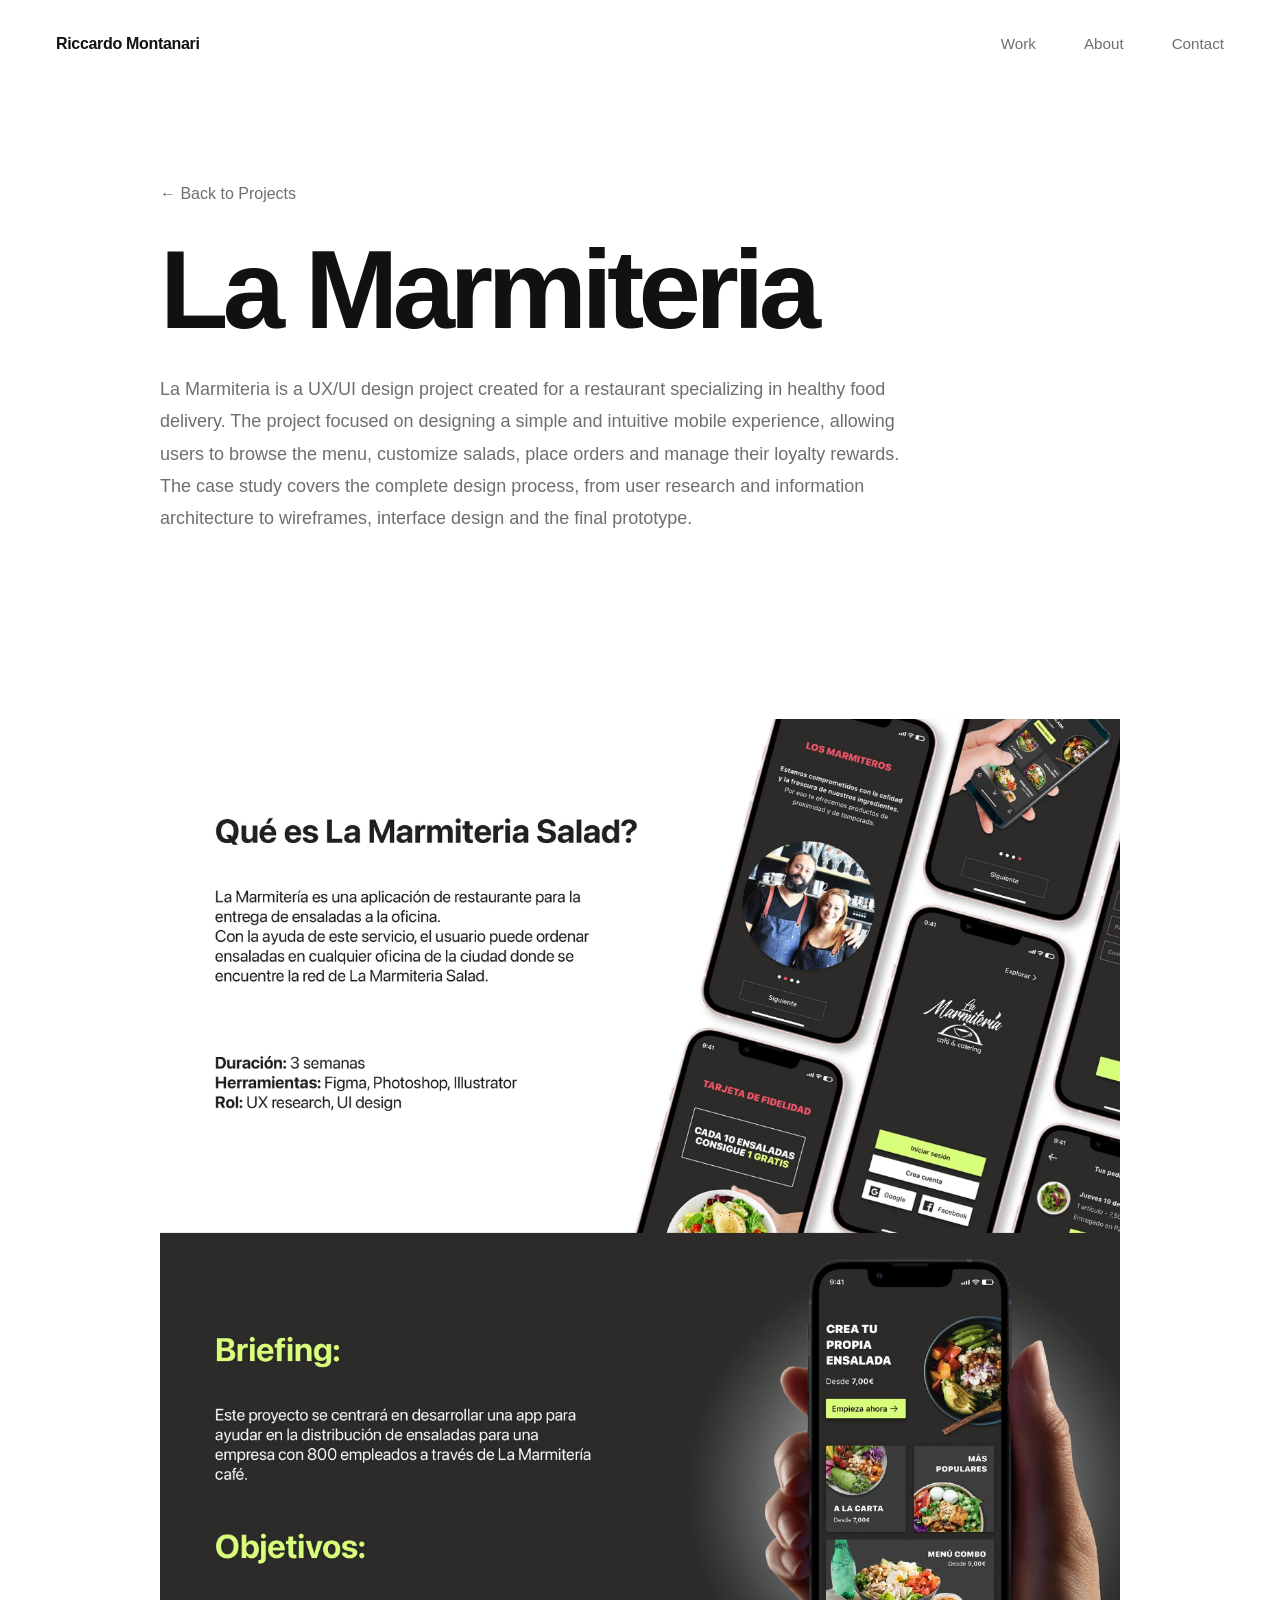
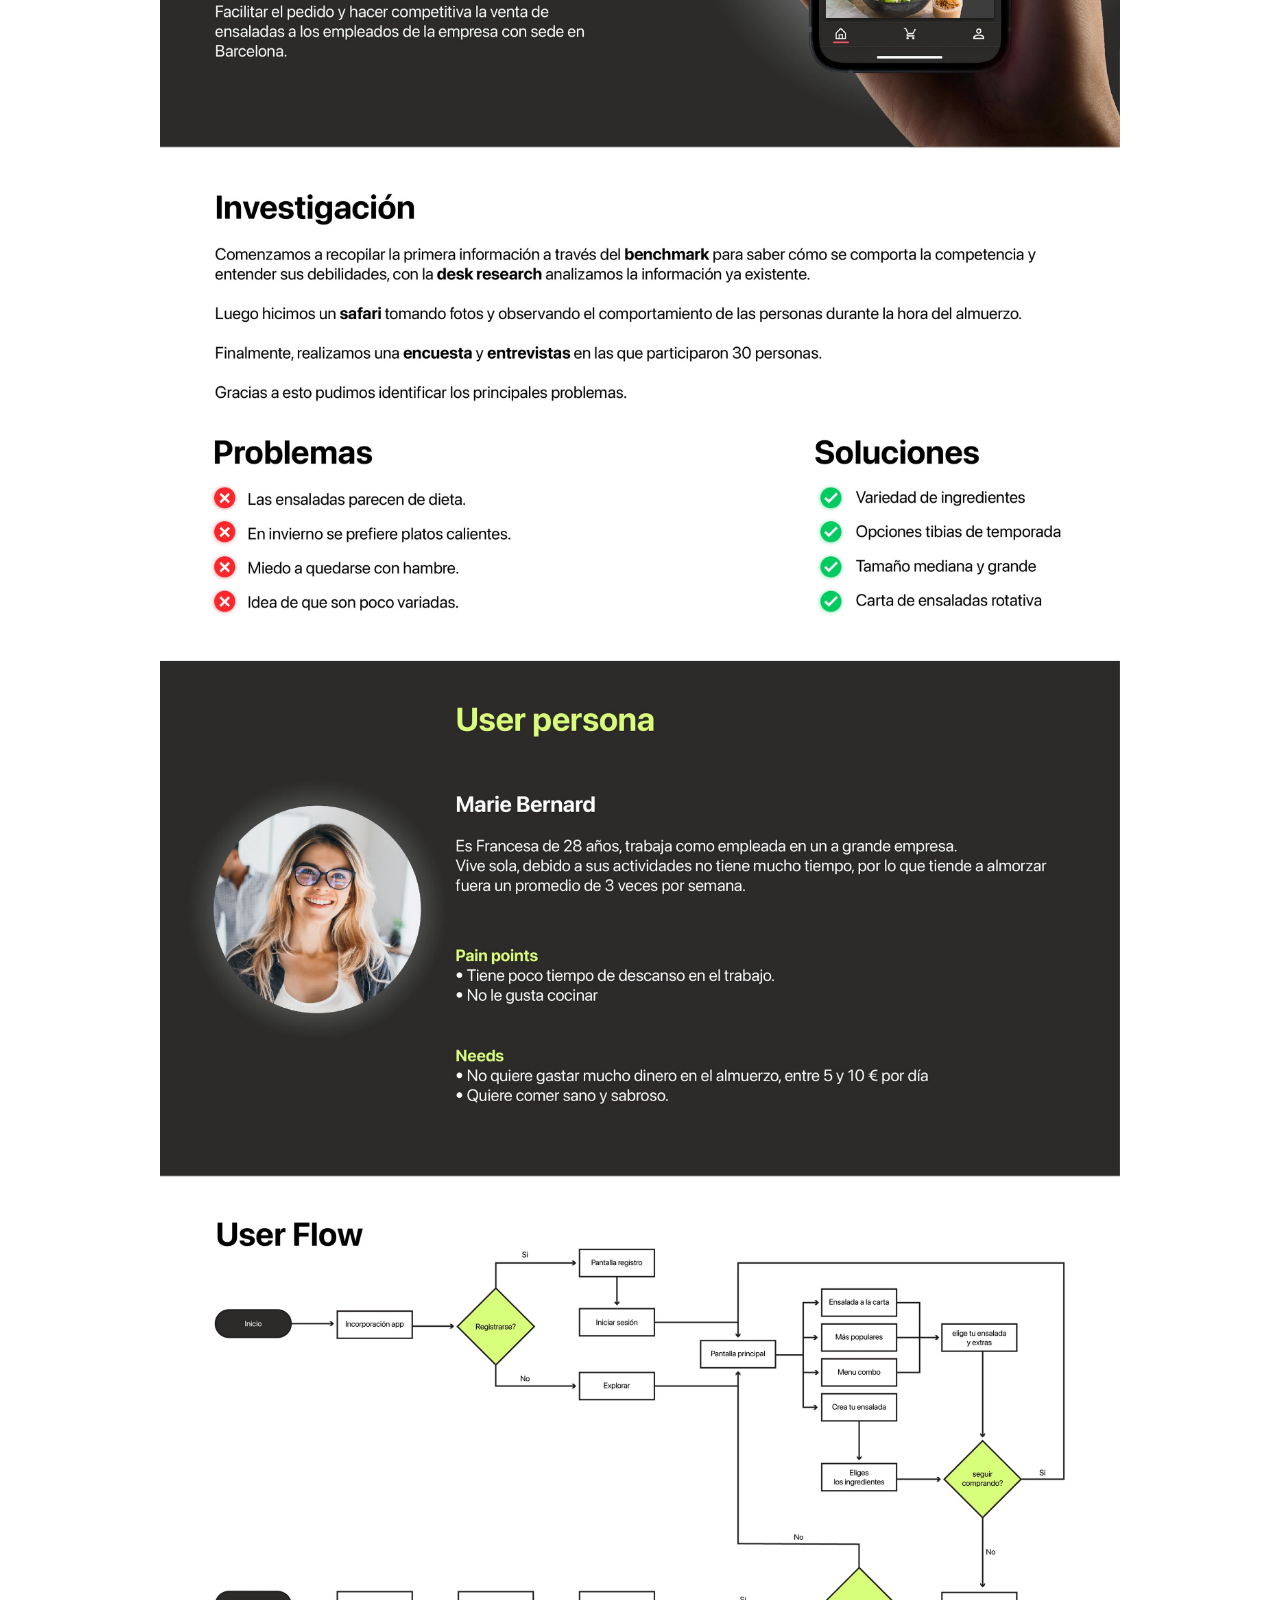
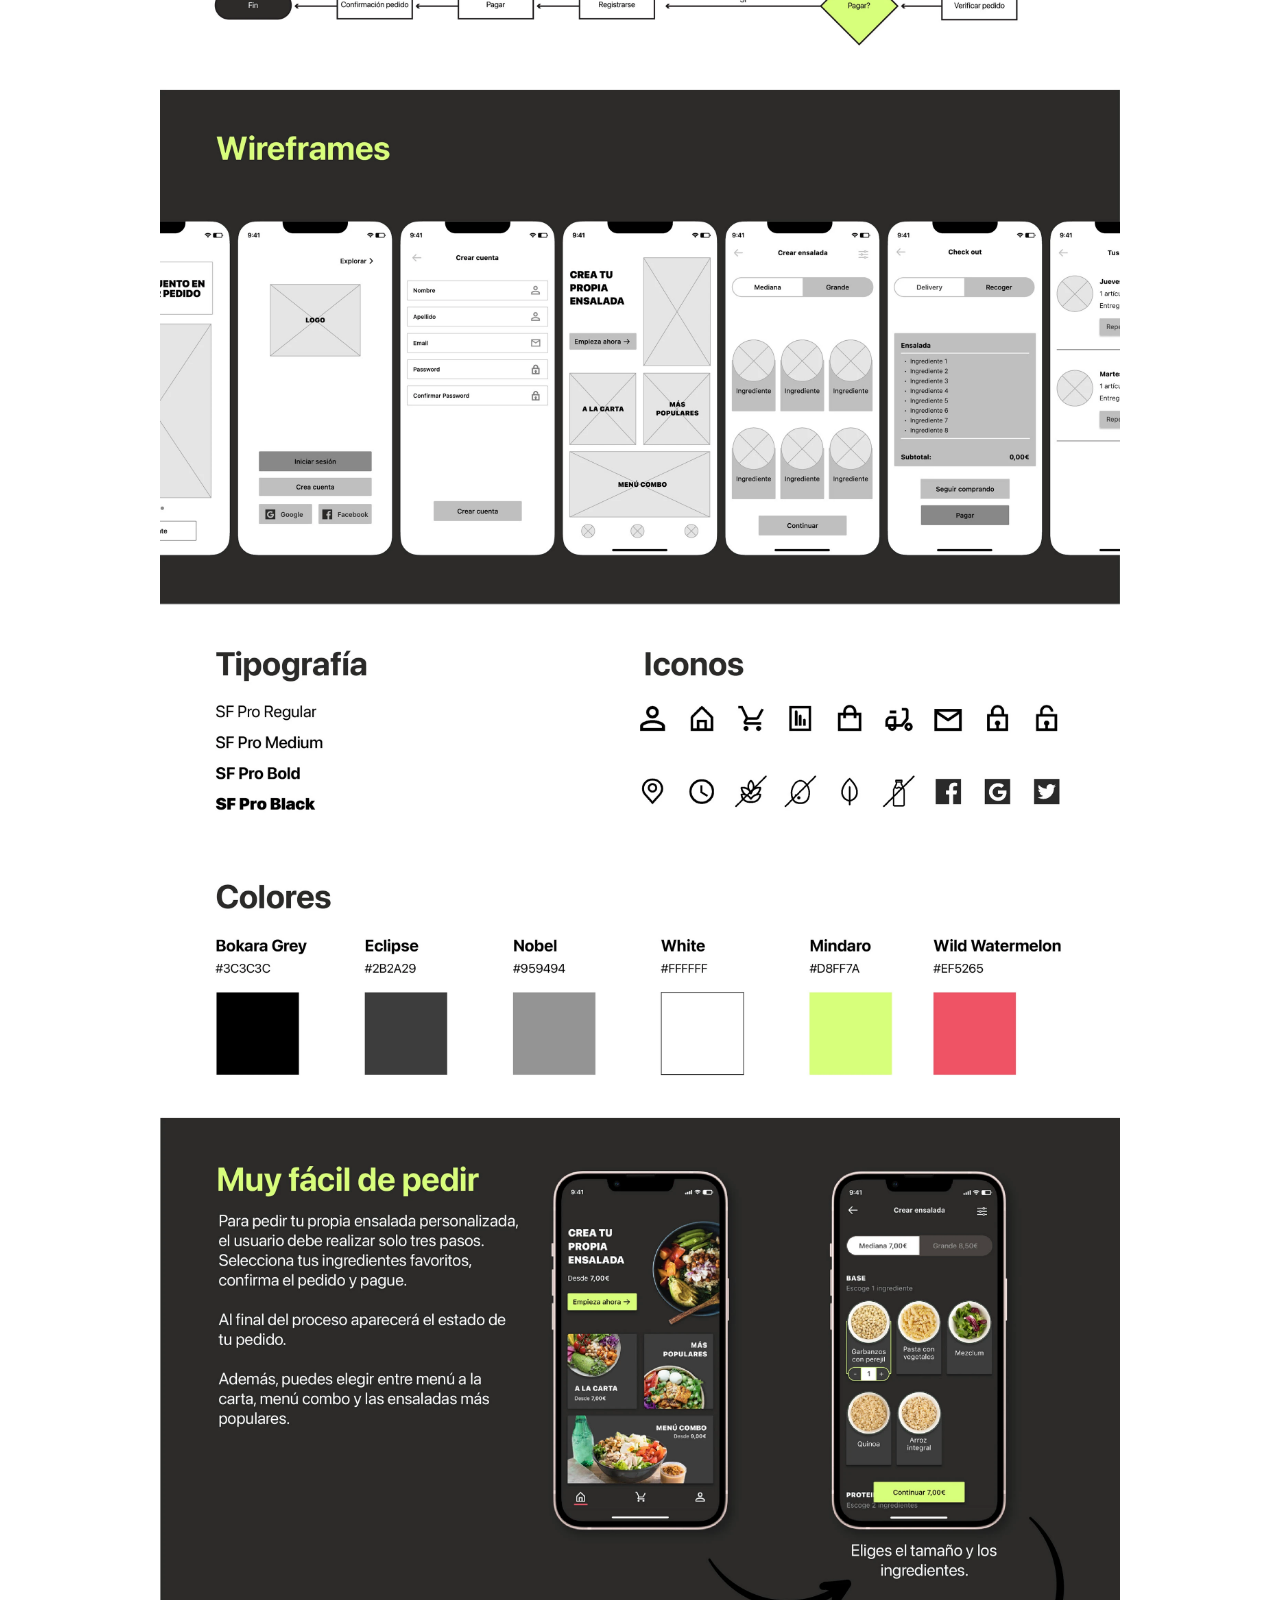
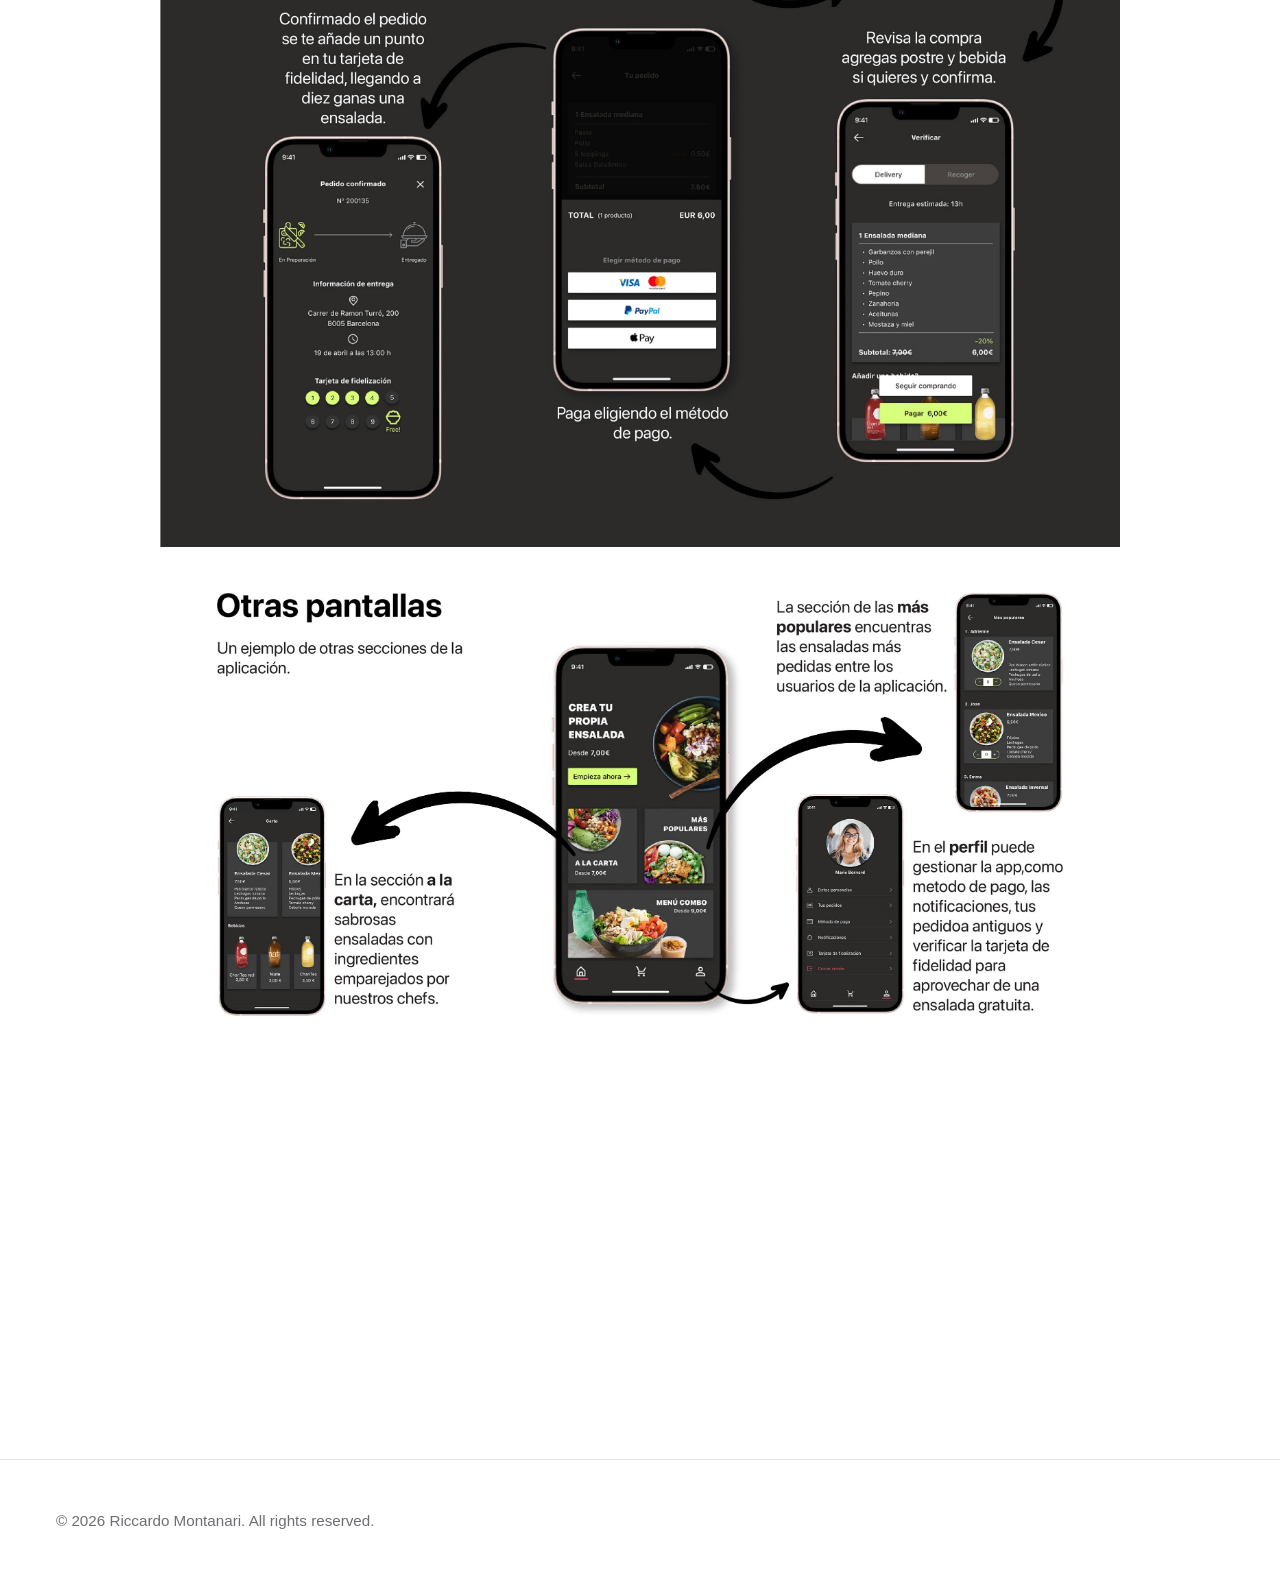
<file: work/la-marmiteria.html>
<!doctype html>
<html lang="en">
  <head>
    <meta charset="UTF-8" />
    <meta name="viewport" content="width=device-width, initial-scale=1.0" />

    <title>La Marmiteria | UX/UI Design Case Study</title>

    <meta
      name="description"
      content="UX/UI design case study for La Marmiteria, a mobile application designed to simplify healthy food ordering through user research, wireframes, user flows and interface design."
    />

    <link rel="stylesheet" href="../css/style.css" />
    <link rel="stylesheet" href="../css/project.css" />
  </head>

  <body>
    <div id="header"></div>

    <main>
      <section class="project-hero">
        <div class="container">
          <a href="../index.html#work" class="back-link">
            ← Back to Projects
          </a>

          <h1>La Marmiteria</h1>

          <p class="project-intro">
            La Marmiteria is a UX/UI design project created for a restaurant
            specializing in healthy food delivery. The project focused on
            designing a simple and intuitive mobile experience, allowing users
            to browse the menu, customize salads, place orders and manage their
            loyalty rewards. The case study covers the complete design process,
            from user research and information architecture to wireframes,
            interface design and the final prototype.
          </p>

          <section class="project-gallery">
            <img
              src="../assets/images/la-marmiteria/2.png"
              alt="Project introduction"
            />

            <img
              src="../assets/images/la-marmiteria/3.png"
              alt="Briefing and objectives"
            />

            <img
              src="../assets/images/la-marmiteria/4.png"
              alt="User research"
            />

            <img
              src="../assets/images/la-marmiteria/5.png"
              alt="User persona"
            />

            <img src="../assets/images/la-marmiteria/6.png" alt="User flow" />

            <img src="../assets/images/la-marmiteria/7.png" alt="Wireframes" />

            <img
              src="../assets/images/la-marmiteria/8.png"
              alt="Design system"
            />

            <img
              src="../assets/images/la-marmiteria/9.png"
              alt="Final user interface"
            />

            <img
              src="../assets/images/la-marmiteria/10.png"
              alt="Additional application screens"
            />
          </section>
        </div>
      </section>
    </main>

    <div id="footer"></div>

    <script src="../js/components.js"></script>
    <script src="../js/script.js"></script>
  </body>
</html>
</file>
<file: css/style.css>
/* ==========================================================================
   RICCARDO MONTANARI PORTFOLIO
   STYLE.CSS

   PART 01
   - Reset
   - Design Tokens
   - Base
   - Typography
   - Layout
   - Utilities
========================================================================== */

/* ==========================================================================
   RESET
========================================================================== */

*,
*::before,
*::after {
  margin: 0;
  padding: 0;
  box-sizing: border-box;
}

html {
  scroll-behavior: smooth;
  -webkit-text-size-adjust: 100%;
}

body {
  min-height: 100vh;
}

img,
picture {
  display: block;
  max-width: 100%;
}

svg {
  display: block;
}

button,
input,
textarea,
select {
  font: inherit;
}

button {
  border: none;
  background: none;
  cursor: pointer;
}

a {
  color: inherit;
  text-decoration: none;
}

ul,
ol {
  list-style: none;
}

/* ==========================================================================
   DESIGN TOKENS
========================================================================== */

:root {
  /* COLORS */

  --clr-text: #111111;
  --clr-text-light: #6e6e73;

  --clr-background: #ffffff;
  --clr-surface: #f5f5f7;

  --clr-border: #e6e6e6;

  --clr-accent: #0071e3;

  /* TYPOGRAPHY */

  --font-family: "Inter", sans-serif;

  --fw-regular: 400;
  --fw-medium: 500;
  --fw-semibold: 600;
  --fw-bold: 700;

  /* FONT SIZE */

  --fs-body: clamp(1rem, 1vw, 1.125rem);

  --fs-small: 0.95rem;

  --fs-h3: clamp(1.4rem, 2vw, 2rem);

  --fs-h2: clamp(2.4rem, 5vw, 3.8rem);

  --fs-h1: clamp(4rem, 8vw, 6.5rem);

  /* LINE HEIGHT */

  --lh-body: 1.75;

  --lh-title: 0.95;

  /* LAYOUT */

  --container: 1280px;

  --container-padding: clamp(24px, 5vw, 56px);

  /* SPACING */

  --space-xs: 0.5rem;
  --space-sm: 1rem;
  --space-md: 2rem;
  --space-lg: 4rem;
  --space-xl: 6rem;
  --space-2xl: 8rem;
  --space-3xl: 10rem;

  /* EFFECTS */

  --transition: 0.35s cubic-bezier(0.22, 0.61, 0.36, 1);

  --shadow-sm: 0 8px 30px rgba(0, 0, 0, 0.04);
}

/* ==========================================================================
   BASE
========================================================================== */

body {
  font-family: var(--font-family);

  font-size: var(--fs-body);

  background: var(--clr-background);

  color: var(--clr-text);

  line-height: var(--lh-body);

  text-rendering: optimizeLegibility;

  -webkit-font-smoothing: antialiased;

  overflow-x: hidden;
}

::selection {
  background: var(--clr-text);

  color: #fff;
}

/* ==========================================================================
   TYPOGRAPHY
========================================================================== */

h1,
h2,
h3 {
  font-weight: var(--fw-bold);

  letter-spacing: -0.04em;

  color: var(--clr-text);
}

h1 {
  font-size: var(--fs-h1);

  line-height: var(--lh-title);

  max-width: 10ch;
}

h2 {
  font-size: var(--fs-h2);

  line-height: 1.05;
}

h3 {
  font-size: var(--fs-h3);

  line-height: 1.2;
}

p {
  max-width: 65ch;

  color: var(--clr-text-light);
}

small {
  font-size: 0.85rem;
}

/* ==========================================================================
   LINKS
========================================================================== */

a {
  transition: var(--transition);
}

a:hover {
  color: var(--clr-text);
}

/* ==========================================================================
   LAYOUT
========================================================================== */

.container {
  width: min(calc(100% - (var(--container-padding) * 2)), var(--container));

  margin-inline: auto;
}

section {
  padding-block: var(--space-3xl);
}

/* ==========================================================================
   SECTION HEADER
========================================================================== */

.section-heading {
  display: grid;

  gap: 1rem;

  margin-bottom: 4rem;
}

/* ==========================================================================
   EYEBROW
========================================================================== */

.eyebrow {
  display: inline-block;

  font-size: 0.85rem;

  letter-spacing: 0.16em;

  text-transform: uppercase;

  color: var(--clr-text-light);
}
/* ==========================================================================
   UTILITIES
========================================================================== */

.text-center {
  text-align: center;
}

.text-light {
  color: var(--clr-text-light);
}

.hidden {
  display: none;
}

.flex {
  display: flex;
}

.grid {
  display: grid;
}

/* ==========================================================================
   DIVIDER
========================================================================== */

.divider {
  width: 100%;

  height: 1px;

  background: var(--clr-border);
}
/* ==========================================================================
   PART 02
   HEADER
   NAVIGATION
   HERO
========================================================================== */

/* ==========================================================================
   HEADER
========================================================================== */

.header {
  position: fixed;
  top: 0;
  left: 0;

  width: 100%;

  z-index: 1000;

  transition: var(--transition);
}

.header.scrolled {
  background: rgba(255, 255, 255, 0.82);

  backdrop-filter: blur(20px);

  -webkit-backdrop-filter: blur(20px);

  border-bottom: 1px solid var(--clr-border);
}

/* ==========================================================================
   NAVBAR
========================================================================== */

.header .container {
  display: flex;

  align-items: center;

  justify-content: space-between;

  height: 88px;
}

.logo {
  font-size: 1rem;

  font-weight: var(--fw-semibold);

  letter-spacing: -0.02em;

  color: var(--clr-text);
}

.nav-links {
  display: flex;

  align-items: center;

  gap: 3rem;
}

.nav-links li {
  position: relative;
}

.nav-links a {
  font-size: 0.95rem;

  color: var(--clr-text-light);

  transition: var(--transition);
}

.nav-links a:hover {
  color: var(--clr-text);
}

/* ==========================================================================
   NAV UNDERLINE
========================================================================== */

.nav-links a::after {
  content: "";

  position: absolute;

  left: 0;

  bottom: -10px;

  width: 100%;

  height: 2px;

  background: var(--clr-text);

  transform: scaleX(0);

  transform-origin: left;

  transition: var(--transition);
}

.nav-links a:hover::after {
  transform: scaleX(1);
}

/* ==========================================================================
   HERO
========================================================================== */

#hero {
  min-height: 80svh;
  display: flex;
  align-items: center;
  padding: 120px 0 70px;
}

.hero-content {
  display: grid;
  gap: 2rem;
  max-width: 820px;
}

.hero-content h1 {
  max-width: 10ch;
}

.hero-text {
  max-width: 620px;
}

/* ==========================================================================
   HERO LINK
========================================================================== */

.hero-link {
  display: inline-flex;

  align-items: center;

  gap: 0.6rem;

  width: max-content;

  margin-top: 1rem;

  font-size: 1rem;

  font-weight: var(--fw-medium);

  transition: var(--transition);
}

.hero-link::after {
  content: "→";

  transition: transform 0.35s ease;
}

.hero-link:hover {
  gap: 1rem;
}

.hero-link:hover::after {
  transform: translateX(8px);
}

/* ==========================================================================
   HERO ANIMATION
========================================================================== */

.hero-content > * {
  opacity: 0;

  transform: translateY(32px);

  animation: fadeUp 0.8s forwards;
}

.hero-content > *:nth-child(1) {
  animation-delay: 0.1s;
}

.hero-content > *:nth-child(2) {
  animation-delay: 0.25s;
}

.hero-content > *:nth-child(3) {
  animation-delay: 0.4s;
}

.hero-content > *:nth-child(4) {
  animation-delay: 0.55s;
}

/* ==========================================================================
   KEYFRAMES
========================================================================== */

@keyframes fadeUp {
  from {
    opacity: 0;

    transform: translateY(32px);
  }

  to {
    opacity: 1;

    transform: translateY(0);
  }
}
/* ==========================================================================
   PART 03
   SELECTED WORK
   FILTER
   PROJECT GRID
========================================================================== */

/* ==========================================================================
   WORK
========================================================================== */

#work {
  background: var(--clr-background);
  scroll-margin-top: 90px;
  padding-top: 5rem;
}

.work-filter {
  display: flex;

  align-items: center;

  gap: 2.5rem;

  margin-bottom: 4rem;

  border-bottom: 1px solid var(--clr-border);

  padding-bottom: 1rem;
}

.work-filter button {
  position: relative;

  font-size: 1rem;

  color: var(--clr-text-light);

  transition: var(--transition);
}

.work-filter button:hover {
  color: var(--clr-text);
}

.work-filter button.active {
  color: var(--clr-text);
}

.work-filter button.active::after {
  content: "";

  position: absolute;

  left: 0;

  bottom: -17px;

  width: 100%;

  height: 2px;

  background: var(--clr-text);
}

/* ==========================================================================
   PROJECT GRID
========================================================================== */

.projects-grid {
  display: grid;

  grid-template-columns: repeat(auto-fit, minmax(420px, 1fr));

  gap: 4rem 3rem;
}

/* ==========================================================================
   PROJECT CARD
========================================================================== */

.project-card {
  display: flex;

  flex-direction: column;

  gap: 1.5rem;

  cursor: pointer;

  transition: var(--transition);
}

.project-card:hover {
  transform: translateY(-6px);
}

/* ==========================================================================
   PROJECT IMAGE
========================================================================== */

.project-image {
  position: relative;

  overflow: hidden;

  aspect-ratio: 16 / 10;

  background: var(--clr-surface);
}

.project-image img {
  width: 100%;

  height: 100%;

  object-fit: cover;

  transition: 0.7s ease;
}

.project-card:hover img {
  transform: scale(1.04);
}

/* ==========================================================================
   IMAGE OVERLAY
========================================================================== */

.project-image::before {
  content: "";

  position: absolute;

  inset: 0;

  background: linear-gradient(to top, rgba(0, 0, 0, 0.08), transparent);

  opacity: 0;

  transition: var(--transition);
}

.project-card:hover .project-image::before {
  opacity: 1;
}

/* ==========================================================================
   PROJECT INFO
========================================================================== */

.project-card h3 {
  font-size: 1.6rem;

  font-weight: 600;

  margin-bottom: 0.35rem;
}

.project-card p {
  font-size: 1rem;

  color: var(--clr-text-light);
}

/* ==========================================================================
   PROJECT TAG
========================================================================== */

.project-tag {
  display: inline-flex;

  width: max-content;

  padding: 0.4rem 0.8rem;

  background: var(--clr-surface);

  color: var(--clr-text-light);

  font-size: 0.8rem;

  text-transform: uppercase;

  letter-spacing: 0.08em;
}

/* ==========================================================================
   CARD LINK
========================================================================== */

.project-link {
  display: inline-flex;

  align-items: center;

  gap: 0.5rem;

  width: max-content;

  margin-top: 0.5rem;

  font-weight: 500;

  transition: var(--transition);
}

.project-link::after {
  content: "→";

  transition: 0.35s ease;
}

.project-card:hover .project-link {
  gap: 0.9rem;
}

.project-card:hover .project-link::after {
  transform: translateX(6px);
}

/* ==========================================================================
   PROJECT REVEAL
========================================================================== */

.project-card {
  opacity: 0;

  transform: translateY(50px);
}

.project-card.show {
  opacity: 1;

  transform: none;

  transition:
    opacity 0.8s ease,
    transform 0.8s ease;
}

/* ==========================================================================
   ABOUT
========================================================================== */

#about {
  background: var(--clr-surface);
}

#about .container {
  display: grid;

  gap: 2rem;

  max-width: 900px;
}

#about p {
  max-width: 720px;
}
/* ==========================================================================
   PART 04
   CONTACT
   FOOTER
   ANIMATIONS
   RESPONSIVE
========================================================================== */

/* ==========================================================================
   CONTACT
========================================================================== */

#contact {
  background: var(--clr-background);
}

#contact .container {
  max-width: 900px;

  display: grid;

  gap: 2rem;
}

#contact p {
  max-width: 620px;
}

/* ==========================================================================
   FOOTER
========================================================================== */

footer {
  border-top: 1px solid var(--clr-border);

  padding: 3rem 0;
}

footer .container {
  display: flex;

  justify-content: space-between;

  align-items: center;

  gap: 2rem;
}

footer p {
  font-size: 0.95rem;

  color: var(--clr-text-light);
}

/* ==========================================================================
   REVEAL ANIMATION
========================================================================== */

.reveal {
  opacity: 0;

  transform: translateY(40px);
}

.reveal.visible {
  opacity: 1;

  transform: none;

  transition:
    opacity 0.8s ease,
    transform 0.8s ease;
}

/* ==========================================================================
   FOCUS
========================================================================== */

a:focus-visible,
button:focus-visible {
  outline: 2px solid var(--clr-accent);

  outline-offset: 4px;
}

/* ==========================================================================
   HOVER
========================================================================== */

button,
a {
  transition: var(--transition);
}

/* ==========================================================================
   SCROLLBAR
========================================================================== */

::-webkit-scrollbar {
  width: 10px;
}

::-webkit-scrollbar-track {
  background: #fff;
}

::-webkit-scrollbar-thumb {
  background: #d5d5d5;
}

::-webkit-scrollbar-thumb:hover {
  background: #bfbfbf;
}

/* ==========================================================================
   TABLET
========================================================================== */

@media (max-width: 992px) {
  section {
    padding-block: 7rem;
  }

  .nav-links {
    gap: 2rem;
  }

  .projects-grid {
    grid-template-columns: 1fr;
  }

  h1 {
    max-width: 12ch;
  }
}

/* ==========================================================================
   MOBILE
========================================================================== */

@media (max-width: 768px) {
  .header .container {
    height: 72px;
  }

  .nav-links {
    gap: 1.5rem;
  }

  .nav-links a {
    font-size: 0.9rem;
  }

  .hero-content {
    padding-top: 72px;
  }

  .work-filter {
    overflow-x: auto;

    gap: 1.5rem;

    scrollbar-width: none;
  }

  .work-filter::-webkit-scrollbar {
    display: none;
  }

  .projects-grid {
    grid-template-columns: 1fr;

    gap: 3rem;
  }

  .project-card {
    gap: 1rem;
  }

  footer .container {
    flex-direction: column;

    align-items: flex-start;
  }
}

/* ==========================================================================
   SMALL MOBILE
========================================================================== */

@media (max-width: 480px) {
  section {
    padding-block: 6rem;
  }

  .container {
    width: min(calc(100% - 40px), var(--container));
  }

  h1 {
    max-width: 100%;
  }
}

/* ==========================================================================
   REDUCED MOTION
========================================================================== */

@media (prefers-reduced-motion: reduce) {
  * {
    animation: none !important;

    transition: none !important;

    scroll-behavior: auto !important;
  }
}
/* ==========================================
   ACTIVE NAVIGATION
========================================== */

.nav-links a.active {
  color: var(--clr-text);
}

.nav-links a.active::after {
  transform: scaleX(1);
}
/* ==========================================
   CONTACT LINKS
========================================== */

.contact-links {
  display: flex;

  flex-wrap: wrap;

  gap: 2rem;

  margin-top: 1rem;
}

.contact-links a {
  position: relative;

  font-size: 1rem;

  font-weight: 500;

  color: var(--clr-text);
}

.contact-links a::after {
  content: "";

  position: absolute;

  left: 0;

  bottom: -6px;

  width: 100%;

  height: 2px;

  background: var(--clr-text);

  transform: scaleX(0);

  transform-origin: left;

  transition: var(--transition);
}

.contact-links a:hover::after {
  transform: scaleX(1);
}
/* ==========================
   RESUME BUTTON
========================== */

.resume-button {
  display: inline-flex;
  align-items: center;
  gap: 10px;

  text-decoration: none;
  color: #111;
  font-weight: 500;
}

.resume-button span {
  transition: transform 0.3s ease;
}

.resume-button:hover span {
  transform: translateY(6px);
}
</file>
<file: css/project.css>
/* ==========================================================================
   PROJECT HERO
========================================================================== */

.project-hero {
  padding: 180px 0 120px;
}

.project-hero .container {
  max-width: 960px;
}

.back-link {
  display: inline-block;

  margin-bottom: 32px;

  text-decoration: none;

  color: var(--clr-text-light);

  transition: var(--transition);
}

.back-link:hover {
  color: var(--clr-text);
}

.project-hero h1 {
  max-width: none;

  font-size: clamp(4.5rem, 9vw, 7rem);

  line-height: 0.9;

  letter-spacing: -0.05em;

  margin-bottom: 32px;
}

.project-intro {
  max-width: 760px;
  margin-bottom: 24px;

  font-size: 1.125rem;

  line-height: 1.8;

  color: var(--clr-text-light);
}

.hero-image {
  width: 100%;

  display: block;

  border-radius: 24px;
}

/* ==========================================================================
   PROJECT SECTIONS
========================================================================== */

.project-section {
  padding: 120px 0;
}

.project-section .container {
  max-width: 960px;
}

.section-label {
  display: inline-block;

  margin-bottom: 16px;

  font-size: 0.85rem;

  font-weight: 600;

  letter-spacing: 0.12em;

  text-transform: uppercase;

  color: var(--clr-accent);
}

.project-section h2 {
  max-width: 700px;

  margin-bottom: 24px;
}

.section-text {
  max-width: 760px;

  margin-bottom: 56px;

  line-height: 1.8;

  color: var(--clr-text-light);
}

.project-image {
  width: 100%;

  height: auto;

  display: block;

  aspect-ratio: auto;

  object-fit: contain;

  border-radius: 20px;

  overflow: visible;
}
.project-section h3 {
  font-size: 2rem;

  margin-bottom: 20px;

  font-weight: 700;
}
.project-section h2.full-width-title {
  max-width: none;
}
.project-subsection {
  padding: 72px 0;
}
/* ==========================================
   PANZA GALLERY
========================================== */

.project-gallery {
  max-width: 960px;
  margin: 0 auto 120px;
}

.project-gallery img {
  display: block;
  width: 100%;
  height: auto;
  margin: 0;
  border-radius: 0;
}

/* Prima immagine */
.project-gallery img:first-child {
  border-top-left-radius: 0px;
  border-top-right-radius: 0px;
}

/* Ultima immagine */
.project-gallery img:last-child {
  border-bottom-left-radius: 0px;
  border-bottom-right-radius: 0px;
}
</file>
